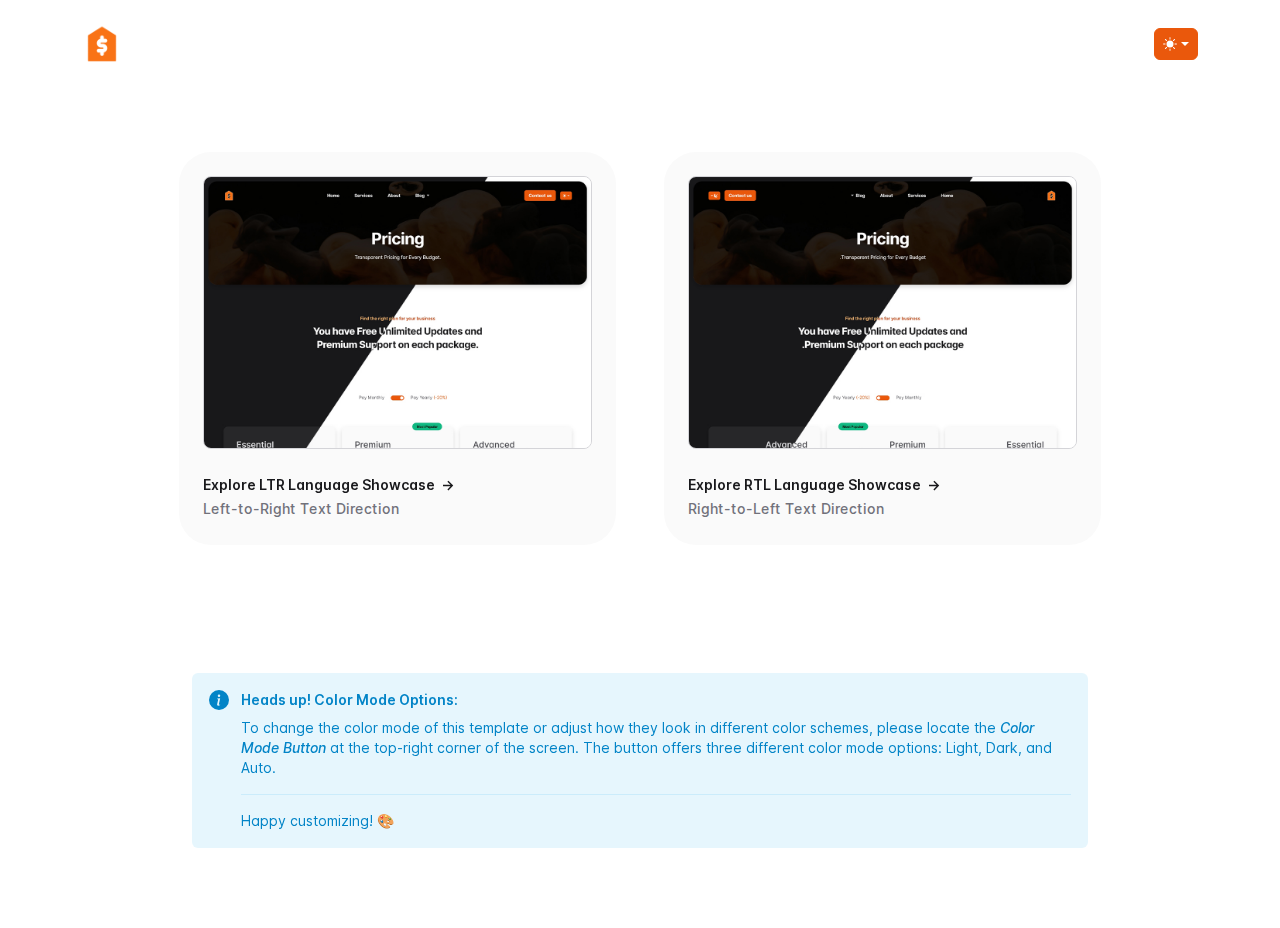
<file: index.html>
<!doctype html>
<html lang="en" dir="ltr" data-bs-theme="auto">
<head>

    <!-- Include JavaScript for color modes -->
    <script src="./assets/js/color-modes.js"></script>

    <meta charset="utf-8">
    <meta name="viewport" content="width=device-width, initial-scale=1">

    <!-- Update the 'content' attribute to reflect the actual content description -->
    <meta name="description" content="your_description_goes_here">

    <!-- Modify the 'content' attribute to include appropriate keywords -->
    <meta name="keywords" content="your_keywords_goes_here">

    <meta name="author" content="tigmatemplate">
    <meta name="generator" content="Bootstrap">

    <!-- Change the text within the <title> tag to match the webpage's content -->
    <title> your_title_goes_here </title>

    <!-- 
        Set the website's favicon and Apple touch icon using the files in the assets/logo folder. You can change these files to your own icons by replacing them with the same names and sizes.

        Be careful if you change the site.webmanifest file, as you need to update the src attribute of the icons array to match the new path of your icon files. Otherwise, your icons may not display correctly on some devices. 
    -->
	<link rel="apple-touch-icon" sizes="180x180" href="./assets/logo/apple-touch-icon.png">
	<link rel="icon" type="image/png" sizes="32x32" href="./assets/logo/favicon-32x32.png">
	<link rel="icon" type="image/png" sizes="16x16" href="./assets/logo/favicon-16x16.png">
	<link rel="icon" type="image/x-icon" href="./assets/logo/favicon.ico">
	<link rel="manifest" href="./assets/logo/site.webmanifest">

    <!-- Stylesheets -->
    <link rel="stylesheet" href="./assets/libraries/aos/aos.css">
    <link rel="stylesheet" href="./assets/css/main.min.css">
    <link rel="stylesheet" href="./assets/css/style.css">

    <!-- Open Graph Meta Tags for Social Sharing -->
    <!-- Update the 'title' and 'description' content below to enhance social sharing -->
    <meta property="og:title" content="your_title_goes_here">
    <meta property="og:description" content="your_description_goes_here">
    <!-- Update with actual absolute image URL like: https://example.com/main.jpg -->
    <meta property="og:image" content="your_absolute_image_url_goes_here">
    <!-- Update with the absolute URL of the content like: https://example.com/index.html -->
    <meta property="og:url" content="your_absolute_content_url_goes_here">
    <!-- Update with the type of object you’re sharing. (e.g., article, website, etc.) -->
    <meta property="og:type" content="website">
    <!-- Defines the content language -->
    <meta property="og:locale" content="en_US">

    
    <!-- X/Twitter Card Meta Tags for Social Sharing -->
    <meta name="twitter:card" content="summary_large_image">
    <!-- Update with your X/Twitter handle -->
    <meta name="twitter:site" content="@yourtwitterhandle"> 
    <!-- Update the 'title' and 'description' content below to enhance social sharing -->
    <meta name="twitter:title" content="your_title_goes_here"> 
    <meta name="twitter:description" content="your_description_goes_here">
    <!-- Update with actual absolute image URL like: https://example.com/main.jpg -->
    <meta name="twitter:image" content="your_absolute_image_url_goes_here"> 
    
    <!-- 
        The following line specifies the canonical URL for this page.
        Replace your_canonical_url_goes_here with the actual canonical URL if needed like: https://example.com/index.html
        Or just remove it!!!!
    -->
    <link rel="canonical" href="your_canonical_url_goes_here">

</head>
<body>


    <!-- loader-wrapper -->
    <div class="loader-wrapper">
        <div class="spinner-border text-primary p-5" role="status">
            <span class="visually-hidden">Loading...</span>
        </div>
    </div>


	<!-- header top -->
	<div class="py-4">
		<nav class="container">
			<div class="d-flex justify-content-between align-items-center">
				<a href="./index.html">
					<img src="./assets/logo/logo.png" height="40" alt="logo">
				</a>

				<div class="dropdown">
					<svg xmlns="http://www.w3.org/2000/svg" style="display: none;">
						<symbol id="check2" viewBox="0 0 16 16">
							<path d="M13.854 3.646a.5.5 0 0 1 0 .708l-7 7a.5.5 0 0 1-.708 0l-3.5-3.5a.5.5 0 1 1 .708-.708L6.5 10.293l6.646-6.647a.5.5 0 0 1 .708 0z"/>
						</symbol>
						<symbol id="circle-half" viewBox="0 0 16 16">
							<path d="M8 15A7 7 0 1 0 8 1v14zm0 1A8 8 0 1 1 8 0a8 8 0 0 1 0 16z"/>
						</symbol>
						<symbol id="moon-stars-fill" viewBox="0 0 16 16">
							<path d="M6 .278a.768.768 0 0 1 .08.858 7.208 7.208 0 0 0-.878 3.46c0 4.021 3.278 7.277 7.318 7.277.527 0 1.04-.055 1.533-.16a.787.787 0 0 1 .81.316.733.733 0 0 1-.031.893A8.349 8.349 0 0 1 8.344 16C3.734 16 0 12.286 0 7.71 0 4.266 2.114 1.312 5.124.06A.752.752 0 0 1 6 .278z"/>
							<path d="M10.794 3.148a.217.217 0 0 1 .412 0l.387 1.162c.173.518.579.924 1.097 1.097l1.162.387a.217.217 0 0 1 0 .412l-1.162.387a1.734 1.734 0 0 0-1.097 1.097l-.387 1.162a.217.217 0 0 1-.412 0l-.387-1.162A1.734 1.734 0 0 0 9.31 6.593l-1.162-.387a.217.217 0 0 1 0-.412l1.162-.387a1.734 1.734 0 0 0 1.097-1.097l.387-1.162zM13.863.099a.145.145 0 0 1 .274 0l.258.774c.115.346.386.617.732.732l.774.258a.145.145 0 0 1 0 .274l-.774.258a1.156 1.156 0 0 0-.732.732l-.258.774a.145.145 0 0 1-.274 0l-.258-.774a1.156 1.156 0 0 0-.732-.732l-.774-.258a.145.145 0 0 1 0-.274l.774-.258c.346-.115.617-.386.732-.732L13.863.1z"/>
						</symbol>
						<symbol id="sun-fill" viewBox="0 0 16 16">
							<path d="M8 12a4 4 0 1 0 0-8 4 4 0 0 0 0 8zM8 0a.5.5 0 0 1 .5.5v2a.5.5 0 0 1-1 0v-2A.5.5 0 0 1 8 0zm0 13a.5.5 0 0 1 .5.5v2a.5.5 0 0 1-1 0v-2A.5.5 0 0 1 8 13zm8-5a.5.5 0 0 1-.5.5h-2a.5.5 0 0 1 0-1h2a.5.5 0 0 1 .5.5zM3 8a.5.5 0 0 1-.5.5h-2a.5.5 0 0 1 0-1h2A.5.5 0 0 1 3 8zm10.657-5.657a.5.5 0 0 1 0 .707l-1.414 1.415a.5.5 0 1 1-.707-.708l1.414-1.414a.5.5 0 0 1 .707 0zm-9.193 9.193a.5.5 0 0 1 0 .707L3.05 13.657a.5.5 0 0 1-.707-.707l1.414-1.414a.5.5 0 0 1 .707 0zm9.193 2.121a.5.5 0 0 1-.707 0l-1.414-1.414a.5.5 0 0 1 .707-.707l1.414 1.414a.5.5 0 0 1 0 .707zM4.464 4.465a.5.5 0 0 1-.707 0L2.343 3.05a.5.5 0 1 1 .707-.707l1.414 1.414a.5.5 0 0 1 0 .708z"/>
						</symbol>
					</svg>

					<button class="btn btn-primary text-white btn-sm rounded dropdown-toggle d-flex align-items-center"
						id="bd-theme"
						type="button"
						aria-expanded="false"
						data-bs-toggle="dropdown"
						aria-label="Toggle theme (auto)">
						<svg fill="currentColor" class="bi my-1 theme-icon-active" width="1em" height="1em"><use href="#circle-half"></use></svg>
						<span class="visually-hidden" id="bd-theme-text">Toggle theme</span>
					</button>

					<ul class="dropdown-menu dropdown-menu-end dropdown-menu-hover end-0 p-1 rounded-3 bg-body-tertiary shadow"
						style="--bs-dropdown-min-width: 9rem;" 
						aria-labelledby="bd-theme-text"
						>

						<li style="color: var(--bs-tertiary-bg);">
							<svg xmlns="http://www.w3.org/2000/svg" width="20" height="20" fill="currentColor"
								class="d-inline-block position-absolute top-0 end-0 translate-middle mt-n1" 
								viewBox="0 0 16 16">
								<path class="carret-dropdown-path" d="m7.247 4.86-4.796 5.481c-.566.647-.106 1.659.753 1.659h9.592a1 1 0 0 0 .753-1.659l-4.796-5.48a1 1 0 0 0-1.506 0z"/>
							</svg>
						</li>

						<li>
							<button type="button" class="dropdown-item d-flex align-items-center rounded-1" data-bs-theme-value="light" aria-pressed="false">
								<svg fill="currentColor" class="bi me-2 theme-icon" width="1em" height="1em"><use href="#sun-fill"></use></svg>
								Light
								<svg fill="currentColor" class="bi ms-auto d-none active-check" width="1em" height="1em"><use href="#check2"></use></svg>
							</button>
						</li>

						<li>
							<button type="button" class="dropdown-item d-flex align-items-center rounded-1 my-1" data-bs-theme-value="dark" aria-pressed="false">
								<svg fill="currentColor" class="bi me-2 theme-icon" width="1em" height="1em"><use href="#moon-stars-fill"></use></svg>
								Dark
								<svg fill="currentColor" class="bi ms-auto d-none active-check" width="1em" height="1em"><use href="#check2"></use></svg>
							</button>
						</li>

						<li>
							<button type="button" class="dropdown-item d-flex align-items-center rounded-1 active" data-bs-theme-value="auto" aria-pressed="true">
								<svg fill="currentColor" class="bi me-2 theme-icon" width="1em" height="1em"><use href="#circle-half"></use></svg>
								Auto
								<svg fill="currentColor" class="bi ms-auto d-none active-check" width="1em" height="1em"><use href="#check2"></use></svg>
							</button>
						</li>
					</ul>
				</div>
			</div>
		</nav>
	</div>
	

	<!-- Demo -->
	<div class="overflow-hidden py-6">
		<div class="container">
			<div class="row gy-5 gx-sm-5 justify-content-center">
				<div class="col-12 col-lg-6 col-xl-5" data-aos="fade-up" data-aos-delay="0" data-aos-duration="1000">
					<div class="p-3 p-sm-4 bg-body-tertiary bg-body-secondary-hover rounded-4 rounded-sm-5 position-relative">
						<div>
							<img src="./assets/img/screenshots/laptop.jpg" class="img-fluid rounded-1 rounded-sm-3 border" alt="Demo LTR">
						</div>
						<h3 class="m-0 mt-4 text-sm fw-medium">
							<a href="./pricing.html" class="icon-link icon-link-hover text-decoration-none text-body-emphasis text-primary-emphasis-hover text-sm leading-6 fw-semibold stretched-link">
								Explore LTR Language Showcase
								<span class="bi align-self-start left-to-right" aria-hidden="true">→</span>
								<span class="bi align-self-start right-to-left" aria-hidden="true">←</span>
							</a>
						</h3>
						<p class="my-0 text-sm fw-medium leading-6 text-body-tertiary">
							Left-to-Right Text Direction
						</p>
					</div>
				</div>

				<div class="col-12 col-lg-6 col-xl-5" data-aos="fade-up" data-aos-delay="100" data-aos-duration="1000">
					<div class="p-3 p-sm-4 bg-body-tertiary bg-body-secondary-hover rounded-4 rounded-sm-5 position-relative">
						<div>
							<img src="./assets/img/screenshots/laptop-rtl.jpg" class="img-fluid rounded-1 rounded-sm-3 border" alt="Demo RTL">
						</div>
						<h3 class="m-0 mt-4 text-sm fw-medium">
							<a href="./pricing-rtl.html" class="icon-link icon-link-hover text-decoration-none text-body-emphasis text-primary-emphasis-hover text-sm leading-6 fw-semibold stretched-link">
								Explore RTL Language Showcase
								<span class="bi align-self-start left-to-right" aria-hidden="true">→</span>
								<span class="bi align-self-start right-to-left" aria-hidden="true">←</span>
							</a>
						</h3>
						<p class="my-0 text-sm fw-medium leading-6 text-body-tertiary">
							Right-to-Left Text Direction
						</p>
					</div>
				</div>
			</div>

			<div class="mt-7 mt-sm-8">
				<div class="max-w-4xl mx-auto" data-aos="fade-up" data-aos-delay="300" data-aos-duration="1000">
					<div class="alert bg-info bg-opacity-10 d-flex p-3" role="alert">
						<svg class="bi flex-shrink-0 me-2 text-info-emphasis" fill="currentColor" width="20" height="20" role="img" viewBox="0 0 16 16" aria-label="Info:">
							<path d="M8 16A8 8 0 1 0 8 0a8 8 0 0 0 0 16zm.93-9.412-1 4.705c-.07.34.029.533.304.533.194 0 .487-.07.686-.246l-.088.416c-.287.346-.92.598-1.465.598-.703 0-1.002-.422-.808-1.319l.738-3.468c.064-.293.006-.399-.287-.47l-.451-.081.082-.381 2.29-.287zM8 5.5a1 1 0 1 1 0-2 1 1 0 0 1 0 2z"/>
						</svg>
						<div class="ps-1">
							<h3 class="m-0 fw-semibold text-sm text-info-emphasis">
								Heads up! Color Mode Options:
							</h3>
							<div class="mt-2 text-sm">
								<p class="m-0 text-info-emphasis">
									To change the color mode of this template or adjust how they look in different color schemes, please locate the <span class="fst-italic fw-medium">Color Mode Button</span> at the top-right corner of the screen. The button offers three different color mode options: Light, Dark, and Auto.	
								</p>
								<hr class="border-info border-opacity-50">
								<p class="m-0 text-info-emphasis">
									Happy customizing! 🎨
								</p>
							</div>
						</div>
					</div>
				</div>
			</div>
		</div>
	</div>


	<!-- Bootstrap JavaScript: Bundle with Popper -->
	<script src="./assets/libraries/bootstrap/js/bootstrap.bundle.min.js"></script>
	<script src="./assets/libraries/aos/aos.js"></script>
	<script src="./assets/js/scripts.js"></script>


</body>
</html>
</file>
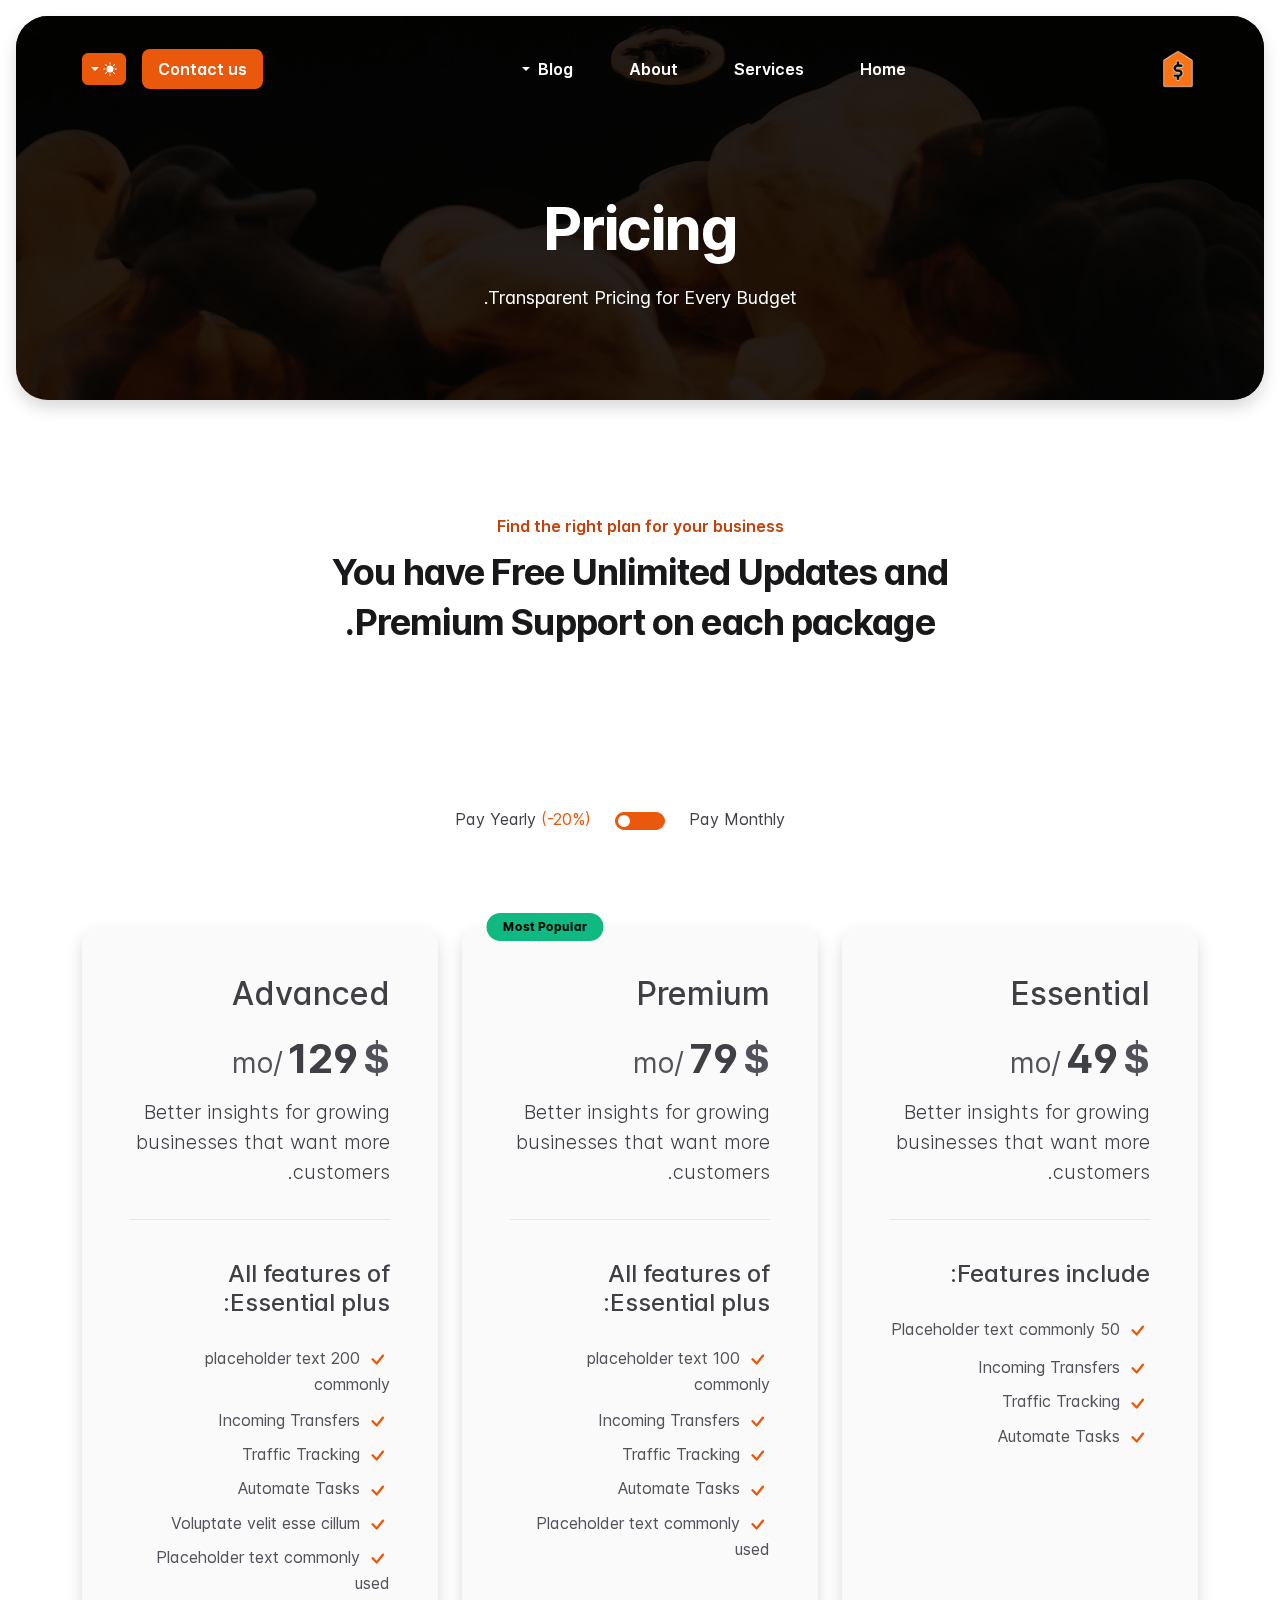
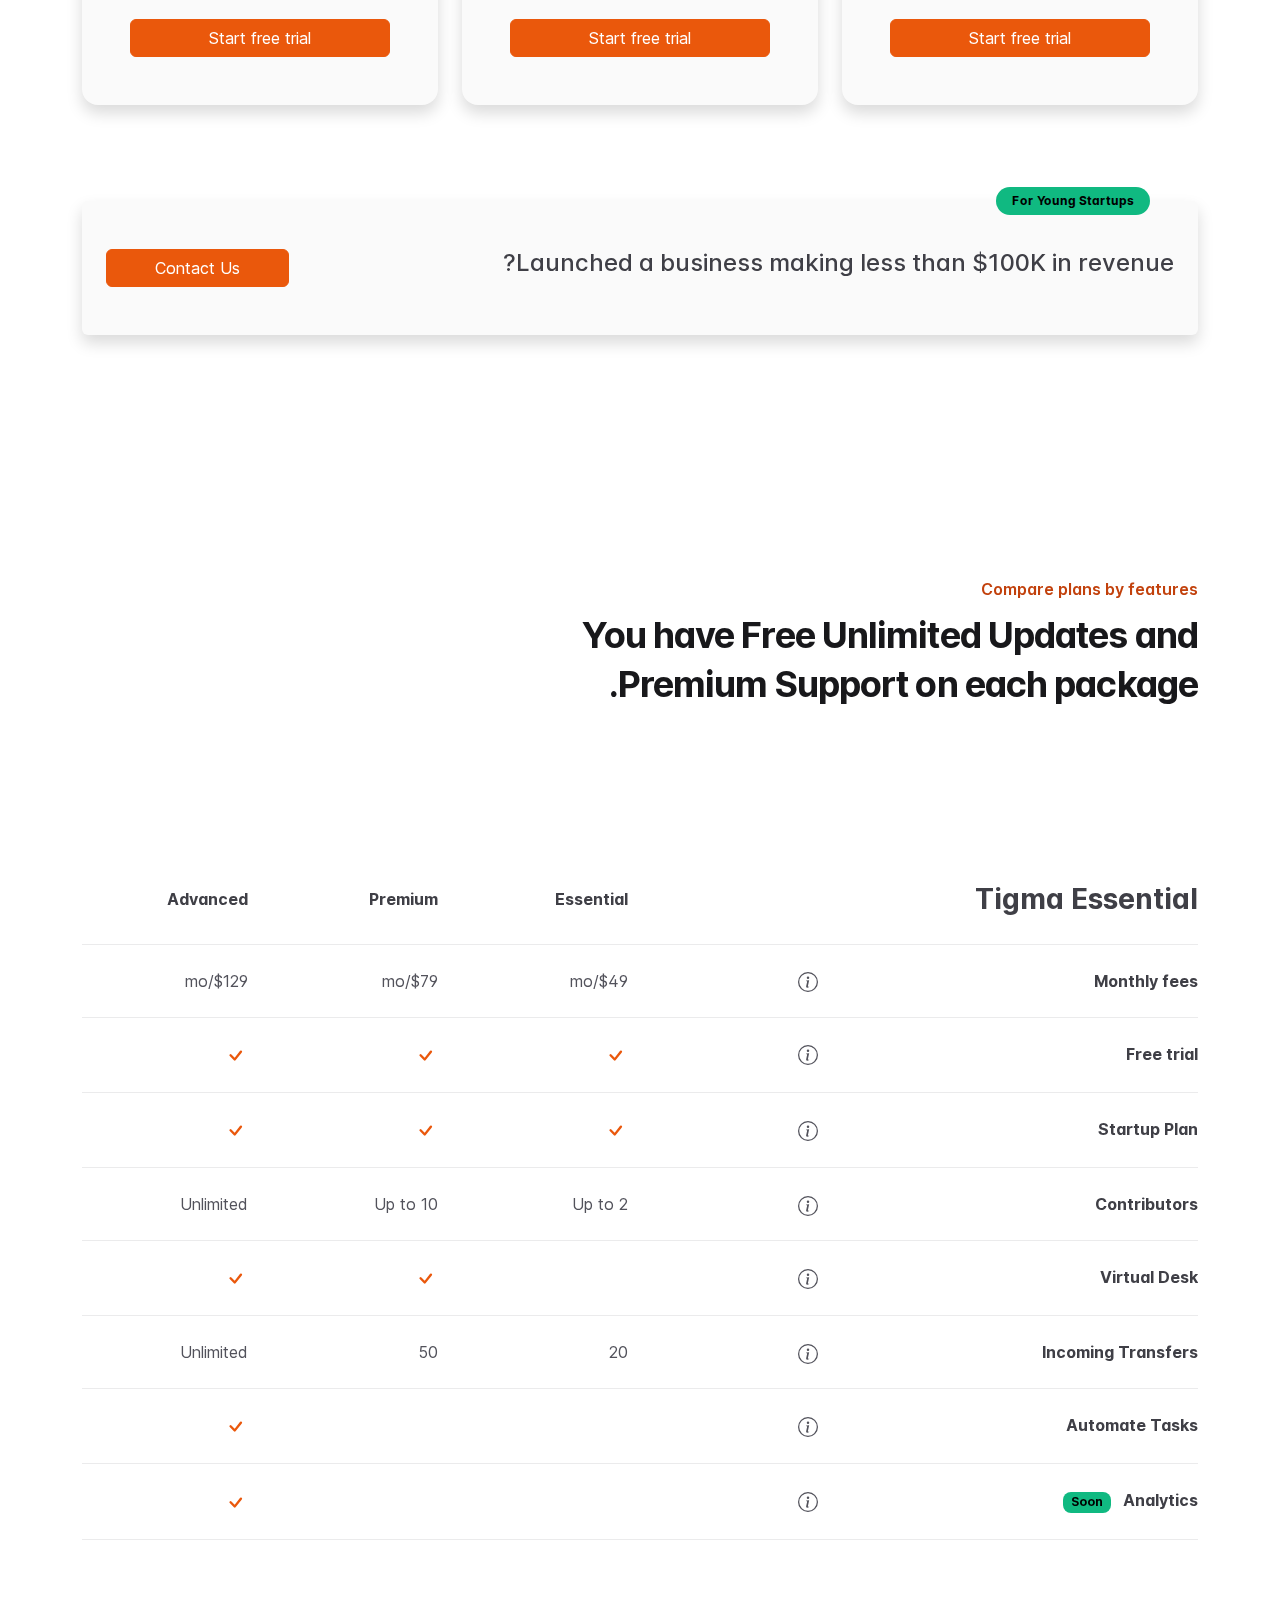
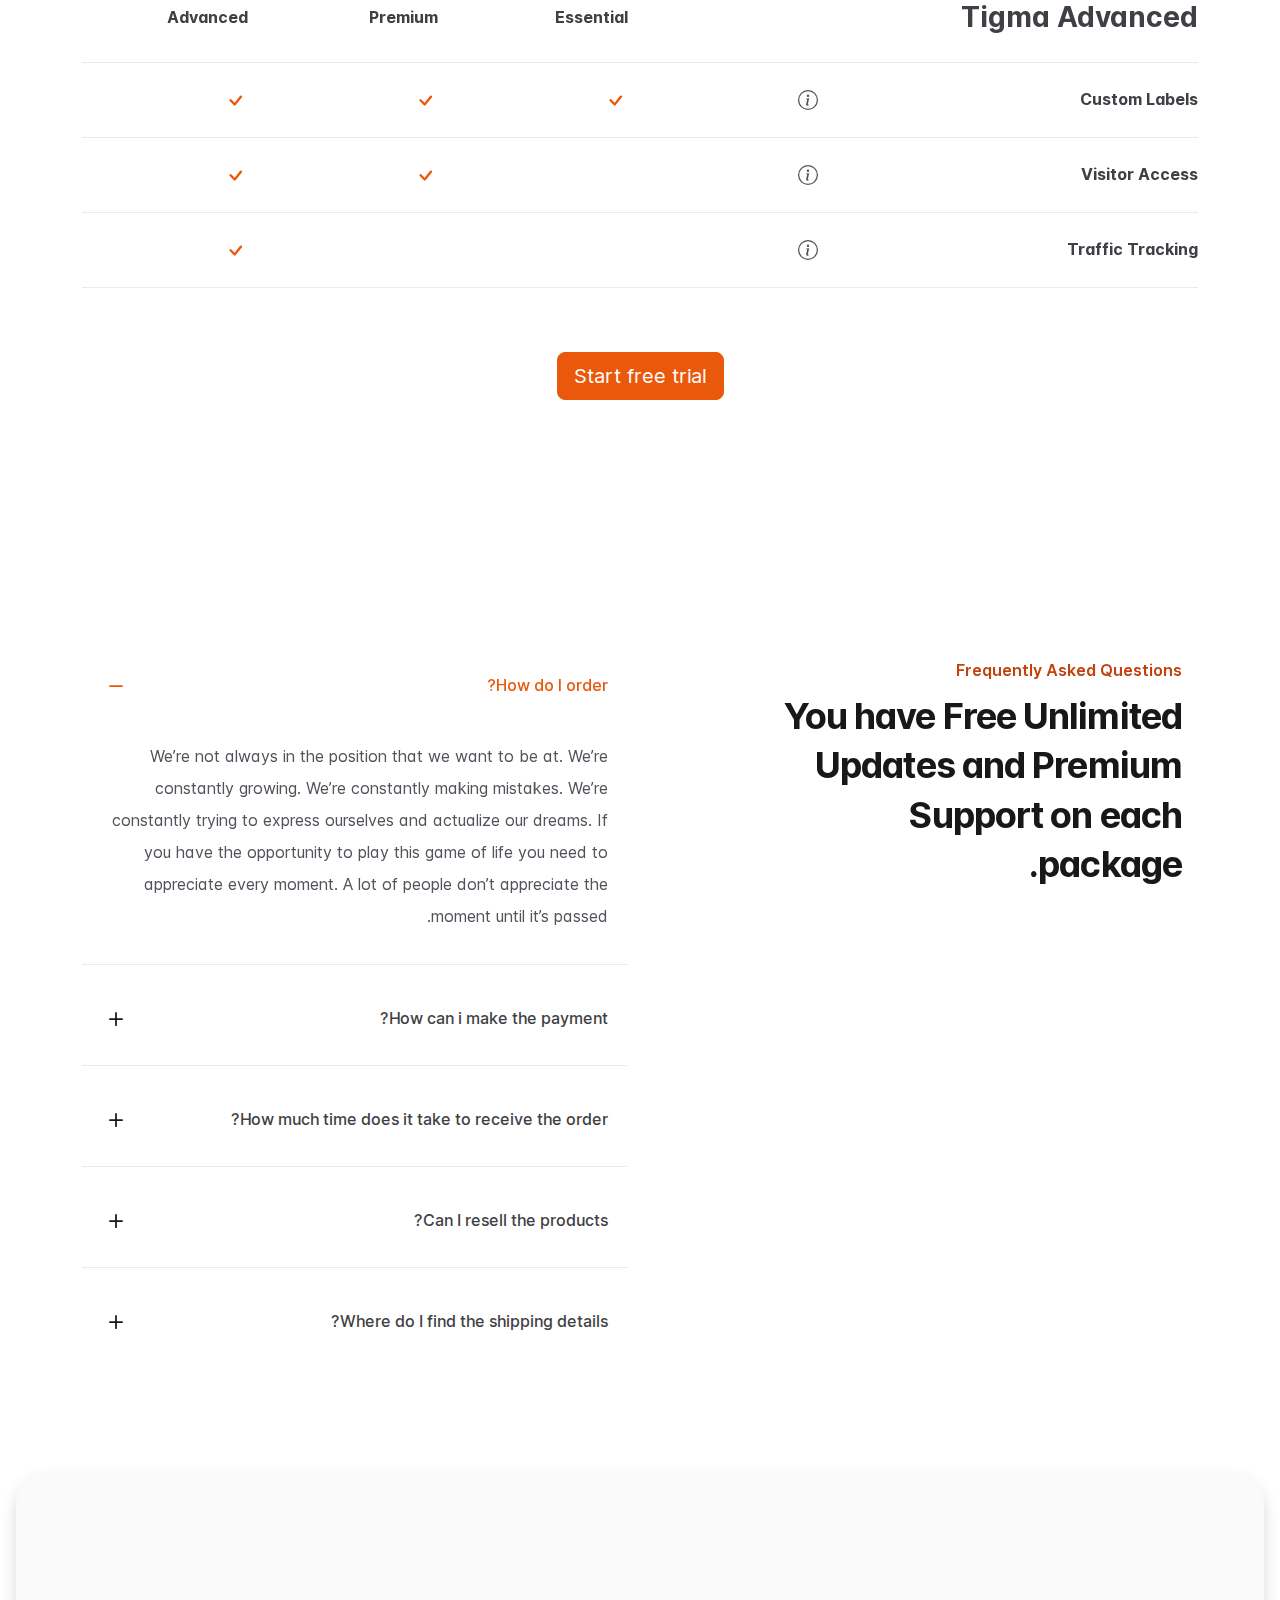
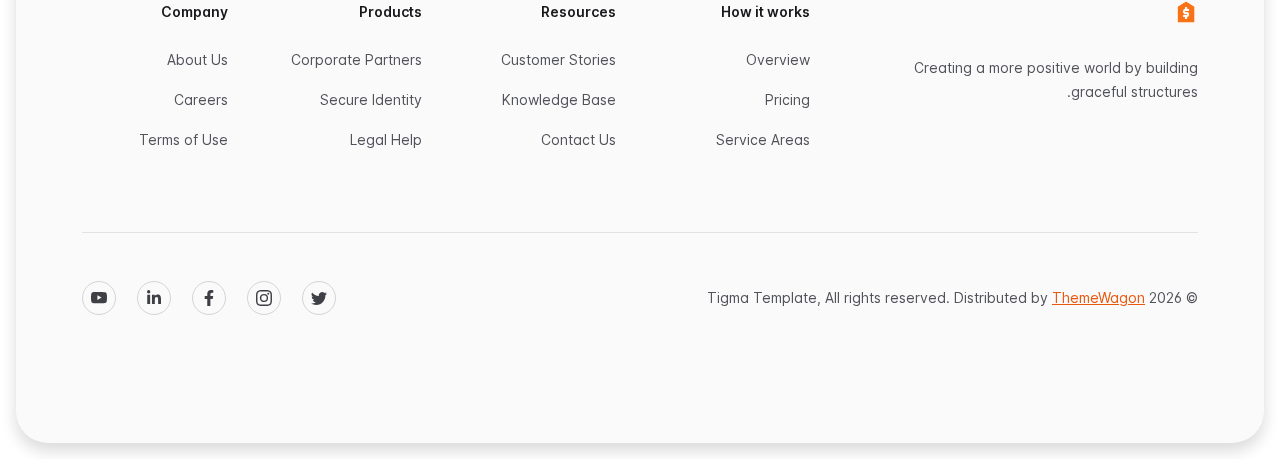
<file: pricing-rtl.html>
<!doctype html>
<html lang="en" dir="rtl" data-bs-theme="auto">
<head>

    <!-- Include JavaScript for color modes -->
    <script src="./assets/js/color-modes.js"></script>

    <meta charset="utf-8">
    <meta name="viewport" content="width=device-width, initial-scale=1">

    <!-- Update the 'content' attribute to reflect the actual content description -->
    <meta name="description" content="your_description_goes_here">

    <!-- Modify the 'content' attribute to include appropriate keywords -->
    <meta name="keywords" content="your_keywords_goes_here">

    <meta name="author" content="tigmatemplate">
    <meta name="generator" content="Bootstrap">

    <!-- Change the text within the <title> tag to match the webpage's content -->
    <title> your_title_goes_here </title>

    <!-- 
        Set the website's favicon and Apple touch icon using the files in the assets/logo folder. You can change these files to your own icons by replacing them with the same names and sizes.

        Be careful if you change the site.webmanifest file, as you need to update the src attribute of the icons array to match the new path of your icon files. Otherwise, your icons may not display correctly on some devices. 
    -->
	<link rel="apple-touch-icon" sizes="180x180" href="./assets/logo/apple-touch-icon.png">
	<link rel="icon" type="image/png" sizes="32x32" href="./assets/logo/favicon-32x32.png">
	<link rel="icon" type="image/png" sizes="16x16" href="./assets/logo/favicon-16x16.png">
	<link rel="icon" type="image/x-icon" href="./assets/logo/favicon.ico">
	<link rel="manifest" href="./assets/logo/site.webmanifest">

    <!-- Stylesheets -->
    <link rel="stylesheet" href="./assets/libraries/aos/aos.css">
    <link rel="stylesheet" href="./assets/css/main.min.rtl.css">
    <link rel="stylesheet" href="./assets/css/style.css">

    <!-- Open Graph Meta Tags for Social Sharing -->
    <!-- Update the 'title' and 'description' content below to enhance social sharing -->
    <meta property="og:title" content="your_title_goes_here">
    <meta property="og:description" content="your_description_goes_here">
    <!-- Update with actual absolute image URL like: https://example.com/main.jpg -->
    <meta property="og:image" content="your_absolute_image_url_goes_here">
    <!-- Update with the absolute URL of the content like: https://example.com/index.html -->
    <meta property="og:url" content="your_absolute_content_url_goes_here">
    <!-- Update with the type of object you’re sharing. (e.g., article, website, etc.) -->
    <meta property="og:type" content="website">
    <!-- Defines the content language -->
    <meta property="og:locale" content="en_US">

    
    <!-- X/Twitter Card Meta Tags for Social Sharing -->
    <meta name="twitter:card" content="summary_large_image">
    <!-- Update with your X/Twitter handle -->
    <meta name="twitter:site" content="@yourtwitterhandle"> 
    <!-- Update the 'title' and 'description' content below to enhance social sharing -->
    <meta name="twitter:title" content="your_title_goes_here"> 
    <meta name="twitter:description" content="your_description_goes_here">
    <!-- Update with actual absolute image URL like: https://example.com/main.jpg -->
    <meta name="twitter:image" content="your_absolute_image_url_goes_here"> 
    
    <!-- 
        The following line specifies the canonical URL for this page.
        Replace your_canonical_url_goes_here with the actual canonical URL if needed like: https://example.com/index.html
        Or just remove it!!!!
    -->
    <link rel="canonical" href="your_canonical_url_goes_here">

</head>
<body>
	

    <!-- loader-wrapper -->
    <div class="loader-wrapper">
        <div class="spinner-grow text-primary p-5" role="status">
            <span class="visually-hidden">Loading...</span>
        </div>
    </div>



	<!-- header top -->
 	<header class="position-absolute z-3 mt-3 w-100" data-bs-theme="dark">
	    <nav class="navbar navbar-expand-xl" aria-label="Offcanvas navbar large">
	        <div class="container py-1">
	            <a href="./index.html" class="navbar-brand">
	                <img src="./assets/logo/logo.png" height="40" alt="logo">
	            </a>

	            <div class="dropdown ms-3 order-last">
	                <svg xmlns="http://www.w3.org/2000/svg" class="d-none">
	                    <symbol id="check2" viewBox="0 0 16 16">
	                        <path d="M13.854 3.646a.5.5 0 0 1 0 .708l-7 7a.5.5 0 0 1-.708 0l-3.5-3.5a.5.5 0 1 1 .708-.708L6.5 10.293l6.646-6.647a.5.5 0 0 1 .708 0z"/>
	                    </symbol>
	                    <symbol id="circle-half" viewBox="0 0 16 16">
	                        <path d="M8 15A7 7 0 1 0 8 1v14zm0 1A8 8 0 1 1 8 0a8 8 0 0 1 0 16z"/>
	                    </symbol>
	                    <symbol id="moon-stars-fill" viewBox="0 0 16 16">
	                        <path d="M6 .278a.768.768 0 0 1 .08.858 7.208 7.208 0 0 0-.878 3.46c0 4.021 3.278 7.277 7.318 7.277.527 0 1.04-.055 1.533-.16a.787.787 0 0 1 .81.316.733.733 0 0 1-.031.893A8.349 8.349 0 0 1 8.344 16C3.734 16 0 12.286 0 7.71 0 4.266 2.114 1.312 5.124.06A.752.752 0 0 1 6 .278z"/>
	                        <path d="M10.794 3.148a.217.217 0 0 1 .412 0l.387 1.162c.173.518.579.924 1.097 1.097l1.162.387a.217.217 0 0 1 0 .412l-1.162.387a1.734 1.734 0 0 0-1.097 1.097l-.387 1.162a.217.217 0 0 1-.412 0l-.387-1.162A1.734 1.734 0 0 0 9.31 6.593l-1.162-.387a.217.217 0 0 1 0-.412l1.162-.387a1.734 1.734 0 0 0 1.097-1.097l.387-1.162zM13.863.099a.145.145 0 0 1 .274 0l.258.774c.115.346.386.617.732.732l.774.258a.145.145 0 0 1 0 .274l-.774.258a1.156 1.156 0 0 0-.732.732l-.258.774a.145.145 0 0 1-.274 0l-.258-.774a1.156 1.156 0 0 0-.732-.732l-.774-.258a.145.145 0 0 1 0-.274l.774-.258c.346-.115.617-.386.732-.732L13.863.1z"/>
	                    </symbol>
	                    <symbol id="sun-fill" viewBox="0 0 16 16">
	                        <path d="M8 12a4 4 0 1 0 0-8 4 4 0 0 0 0 8zM8 0a.5.5 0 0 1 .5.5v2a.5.5 0 0 1-1 0v-2A.5.5 0 0 1 8 0zm0 13a.5.5 0 0 1 .5.5v2a.5.5 0 0 1-1 0v-2A.5.5 0 0 1 8 13zm8-5a.5.5 0 0 1-.5.5h-2a.5.5 0 0 1 0-1h2a.5.5 0 0 1 .5.5zM3 8a.5.5 0 0 1-.5.5h-2a.5.5 0 0 1 0-1h2A.5.5 0 0 1 3 8zm10.657-5.657a.5.5 0 0 1 0 .707l-1.414 1.415a.5.5 0 1 1-.707-.708l1.414-1.414a.5.5 0 0 1 .707 0zm-9.193 9.193a.5.5 0 0 1 0 .707L3.05 13.657a.5.5 0 0 1-.707-.707l1.414-1.414a.5.5 0 0 1 .707 0zm9.193 2.121a.5.5 0 0 1-.707 0l-1.414-1.414a.5.5 0 0 1 .707-.707l1.414 1.414a.5.5 0 0 1 0 .707zM4.464 4.465a.5.5 0 0 1-.707 0L2.343 3.05a.5.5 0 1 1 .707-.707l1.414 1.414a.5.5 0 0 1 0 .708z"/>
	                    </symbol>
	                </svg>

	                <button class="btn btn-primary text-white btn-sm rounded dropdown-toggle d-flex align-items-center"
	                    id="bd-theme" type="button" aria-expanded="false" data-bs-toggle="dropdown"
	                    aria-label="Toggle theme (auto)">
	                    <svg fill="currentColor" class="bi my-1 theme-icon-active" width="1em" height="1em"><use href="#circle-half"></use></svg>
	                    <span class="visually-hidden" id="bd-theme-text">Toggle theme</span>
	                </button>

	                <ul class="p-1 dropdown-menu dropdown-menu-end dropdown-menu-hover end-0 rounded-3 shadow bg-body-tertiary"
	                    style="--bs-dropdown-min-width: 9rem;" aria-labelledby="bd-theme-text">

	                    <li style="color: var(--bs-tertiary-bg);">
	                        <svg xmlns="http://www.w3.org/2000/svg" width="20" height="20" fill="currentColor"
	                            class="mt-n1 d-inline-block position-absolute top-0 end-0 translate-middle" viewBox="0 0 16 16">
	                            <path class="carret-dropdown-path" d="m7.247 4.86-4.796 5.481c-.566.647-.106 1.659.753 1.659h9.592a1 1 0 0 0 .753-1.659l-4.796-5.48a1 1 0 0 0-1.506 0z"/>
	                        </svg>
	                    </li>

	                    <li>
	                        <button type="button" class="dropdown-item d-flex align-items-center rounded-1" data-bs-theme-value="light" aria-pressed="false">
	                            <svg fill="currentColor" class="bi me-2 theme-icon" width="1em" height="1em"><use href="#sun-fill"></use></svg>
	                            Light
	                            <svg fill="currentColor" class="bi ms-auto d-none active-check" width="1em" height="1em"><use href="#check2"></use></svg>
	                        </button>
	                    </li>

	                    <li>
	                        <button type="button" class="my-1 dropdown-item d-flex align-items-center rounded-1" data-bs-theme-value="dark" aria-pressed="false">
	                            <svg fill="currentColor" class="bi me-2 theme-icon" width="1em" height="1em"><use href="#moon-stars-fill"></use></svg>
	                            Dark
	                            <svg fill="currentColor" class="bi ms-auto d-none active-check" width="1em" height="1em"><use href="#check2"></use></svg>
	                        </button>
	                    </li>

	                    <li>
	                        <button type="button" class="dropdown-item d-flex align-items-center rounded-1 active" data-bs-theme-value="auto" aria-pressed="true">
	                            <svg fill="currentColor" class="bi me-2 theme-icon" width="1em" height="1em"><use href="#circle-half"></use></svg>
	                            Auto
	                            <svg fill="currentColor" class="bi ms-auto d-none active-check" width="1em" height="1em"><use href="#check2"></use></svg>
	                        </button>
	                    </li>
	                </ul>
	            </div>

	            <button class="navbar-toggler ms-auto" type="button" data-bs-toggle="offcanvas" data-bs-target="#offcanvasNavbar2" aria-controls="offcanvasNavbar2" aria-label="Toggle navigation">
	                <span class="navbar-toggler-icon"></span>
	            </button>

	            <div class="offcanvas offcanvas-end border-0 rounded-start-0 rounded-start-sm-4" tabindex="-1" id="offcanvasNavbar2" aria-labelledby="offcanvasNavbar2Label">
	                <div class="offcanvas-header" style="padding: 2rem 2rem 1.5rem 2rem;">
	                    <h5 class="offcanvas-title m-0" id="offcanvasNavbar2Label">
	                        <a class="navbar-brand" href="javascript:;">
	                            <img src="./assets/logo/logo.png" height="32" alt="logo">
	                        </a>
	                    </h5>
	                    <button type="button" class="btn-close" data-bs-dismiss="offcanvas" aria-label="Close"></button>
	                </div>

	                <div class="offcanvas-body">
	                    <ul class="navbar-nav align-items-xl-center flex-grow-1 column-gap-4 row-gap-4 row-gap-xl-2">
	                        <li class="nav-item ms-xl-auto">
	                            <a href="javascript:;" class="px-3 text-white bg-primary-hover nav-link rounded-3 text-base leading-6 fw-semibold" aria-current="page">
	                                Home
	                            </a>
	                        </li>

	                        <li class="nav-item">
	                            <a href="javascript:;" class="px-3 text-white bg-primary-hover nav-link rounded-3 text-base leading-6 fw-semibold">
	                                Services
	                            </a>
	                        </li>

	                        <li class="nav-item">
	                            <a href="javascript:;" class="px-3 text-white bg-primary-hover nav-link rounded-3 text-base leading-6 fw-semibold">
	                                About
	                            </a>
	                        </li>

	                        <li class="nav-item">
					            <div class="dropdown">
								    <button class="btn w-100 text-start dropdown-toggle px-3 text-white bg-primary-hover nav-link rounded-3 text-base leading-6 fw-semibold" type="button" data-bs-toggle="dropdown" aria-expanded="false">
								        Blog
								    </button>
								    <ul class="dropdown-menu dropdown-menu-end dropdown-menu-hover end-0 text-sm shadow bg-white" style="--bs-dropdown-min-width: 9rem;">
								    	<li class="d-none d-xl-block" style="color: var(--bs-white);">
					                        <svg xmlns="http://www.w3.org/2000/svg" width="20" height="20" fill="currentColor"
					                            class="mt-n1 d-inline-block position-absolute top-0 end-0 translate-middle" viewBox="0 0 16 16">
					                            <path class="carret-dropdown-path" d="m7.247 4.86-4.796 5.481c-.566.647-.106 1.659.753 1.659h9.592a1 1 0 0 0 .753-1.659l-4.796-5.48a1 1 0 0 0-1.506 0z"/>
					                        </svg>
					                    </li>
								        <li>
								        	<a class="dropdown-item text-dark bg-primary-hover text-white-hover py-2 text-base leading-6 fw-semibold" href="javascript:;"> 
								        		Blog page 
								        	</a>
								        </li>
								        <li>
								        	<a class="dropdown-item text-dark bg-primary-hover text-white-hover py-2 text-base leading-6 fw-semibold" href="javascript:;"> 
								        		Blog post 
								        	</a>
								        </li>
								        <li>
								        	<a class="dropdown-item text-dark bg-primary-hover text-white-hover py-2 text-base leading-6 fw-semibold" href="javascript:;"> 	Author page 
								        	</a>
								        </li>
								    </ul>
								</div>
	                        </li>

	                        <li class="nav-item ms-xl-auto">
	                            <a href="javascript:;" class="px-3 text-white bg-primary nav-link rounded-3 text-base leading-6 fw-semibold text-center">
	                                Contact us
	                            </a>
	                        </li>
	                    </ul>
	                </div>
	            </div>
	        </div>
	    </nav>
	</header>



	<!-- header body -->
	<div class="overflow-hidden py-9 py-xl-10 position-relative rounded-bottom-3 rounded-sm-4 rounded-xl-5 m-0 m-sm-2 m-xl-3 shadow">
	   	<img src="./assets/img/bg/bg1.jpg" class="position-absolute z-n1 top-0 h-100 w-100 object-fit-cover" alt="Meeting">

	   	<div class="position-absolute z-n1 top-0 h-100 w-100 bg-dark"
	        style="opacity: 0.85; mix-blend-mode: multiply; filter: contrast(1.15) brightness(0.85);">
	    </div>

	    <div class="position-absolute z-0 top-0 h-100 w-100">
		    <div class="container h-100 d-flex align-items-center">
                <div class="max-w-2xl mx-auto text-center">
                    <h1 class="m-0 mt-7 text-white tracking-tight text-6xl fw-bold" data-aos-delay="0" data-aos="fade" data-aos-duration="3000">
                        Pricing
                    </h1>
                    <p class="m-0 mt-4 text-white text-lg leading-8" data-aos-delay="100" data-aos="fade" data-aos-duration="3000">
                        Transparent Pricing for Every Budget.
                    </p>
                </div>
		    </div>
	    </div>
	</div>



	<div class="overflow-hidden">
		<div class="container">
			<div class="max-w-2xl mx-auto text-center pt-7 pb-9">
				<h2 class="m-0 text-primary-emphasis text-base leading-7 fw-semibold">
					Find the right plan for your business
				</h2>
				<div class="m-0 mt-2 text-body-emphasis text-4xl leading-snug tracking-tight fw-bold">
					You have Free Unlimited Updates and Premium Support on each package.
				</div>
			</div>
		</div>

		<div>
			<div class="form-check form-switch d-flex justify-content-center align-items-center">
				<label class="me-5 me-sm-6 cursor-pointer" for="checkboxPrice">Pay Monthly</label>
				<input class="form-check-input cursor-pointer me-3 me-sm-4 px-4 py-2" type="checkbox" role="switch" id="checkboxPrice" checked>
				<label class="form-check-label cursor-pointer" for="checkboxPrice">Pay Yearly <span class="text-primary">(-<span class="reduction">20</span>%)</span></label>
			</div>
		</div>

		<div class="container my-5">
			<div class="row align-items-center align-items-xl-stretch flex-column flex-xl-row">
				<div class="col-12 col-sm-10 col-md-7 col-lg-6 col-xl-4 mt-5">
					<div class="p-5 h-100 d-flex flex-column bg-body-tertiary shadow rounded-4">
						<h2>Essential</h2>
						<div class="my-2">
							<span class="fs-1 text-body-secondary fw-bold">$</span>
							<span class="fs-1 text-dak fw-bolder essential">49</span>
							<span class="fs-3 text-body-secondary">/mo</span>
						</div>
						<p class="lead">
							Better insights for growing businesses that want more customers.
						</p>
						<hr class="opacity-10">
						<h4 class="my-4">Features include:</h4>
						<div class="my-1 text-body-secondary">
							<span class="text-primary">
								<svg xmlns="http://www.w3.org/2000/svg" width="25" height="25" fill="currentColor" class="bi bi-check" viewBox="0 0 16 16">
									<path d="M10.97 4.97a.75.75 0 0 1 1.07 1.05l-3.99 4.99a.75.75 0 0 1-1.08.02L4.324 8.384a.75.75 0 1 1 1.06-1.06l2.094 2.093 3.473-4.425a.267.267 0 0 1 .02-.022z"/>
								</svg>
							</span>
							<span>
								50 Placeholder text commonly
							</span>
						</div>
						<div class="mt-2 text-body-secondary">
							<span class="text-primary">
								<svg xmlns="http://www.w3.org/2000/svg" width="25" height="25" fill="currentColor" class="bi bi-check" viewBox="0 0 16 16">
									<path d="M10.97 4.97a.75.75 0 0 1 1.07 1.05l-3.99 4.99a.75.75 0 0 1-1.08.02L4.324 8.384a.75.75 0 1 1 1.06-1.06l2.094 2.093 3.473-4.425a.267.267 0 0 1 .02-.022z"/>
								</svg>
							</span>
							<span>
								Incoming Transfers
							</span>
						</div>
						<div class="mt-2 text-body-secondary">
							<span class="text-primary">
								<svg xmlns="http://www.w3.org/2000/svg" width="25" height="25" fill="currentColor" class="bi bi-check" viewBox="0 0 16 16">
									<path d="M10.97 4.97a.75.75 0 0 1 1.07 1.05l-3.99 4.99a.75.75 0 0 1-1.08.02L4.324 8.384a.75.75 0 1 1 1.06-1.06l2.094 2.093 3.473-4.425a.267.267 0 0 1 .02-.022z"/>
								</svg>
							</span>
							<span>
								Traffic Tracking
							</span>
						</div>
						<div class="mt-2 text-body-secondary">
							<span class="text-primary">
								<svg xmlns="http://www.w3.org/2000/svg" width="25" height="25" fill="currentColor" class="bi bi-check" viewBox="0 0 16 16">
									<path d="M10.97 4.97a.75.75 0 0 1 1.07 1.05l-3.99 4.99a.75.75 0 0 1-1.08.02L4.324 8.384a.75.75 0 1 1 1.06-1.06l2.094 2.093 3.473-4.425a.267.267 0 0 1 .02-.022z"/>
								</svg>
							</span>
							<span>
								Automate Tasks
							</span>
						</div>
						<div class="mt-auto">
							<button class="btn btn-primary text-white mt-4 w-100">
								Start free trial
							</button>
						</div>
					</div>
				</div>

				<div class="col-12 col-sm-10 col-md-7 col-lg-6 col-xl-4 mt-5 position-relative">
					<div class="p-5 h-100 d-flex flex-column bg-body-tertiary shadow rounded-4">
						<span class="badge position-absolute translate-middle top-0 start-75 text-bg-success px-3 py-2 rounded-4">Most Popular</span>
						<h2>Premium</h2>
						<div class="my-2">
							<span class="fs-1 text-body-secondary fw-bold">$</span>
							<span class="fs-1 text-dak fw-bolder premium">79</span>
							<span class="fs-3 text-body-secondary">/mo</span>
						</div>
						<p class="lead">
							Better insights for growing businesses that want more customers.
						</p>
						<hr class="opacity-10">
						<h4 class="my-4">All features of Essential plus:</h4>
						<div class="my-1 text-body-secondary">
							<span class="text-primary">
								<svg xmlns="http://www.w3.org/2000/svg" width="25" height="25" fill="currentColor" class="bi bi-check" viewBox="0 0 16 16">
									<path d="M10.97 4.97a.75.75 0 0 1 1.07 1.05l-3.99 4.99a.75.75 0 0 1-1.08.02L4.324 8.384a.75.75 0 1 1 1.06-1.06l2.094 2.093 3.473-4.425a.267.267 0 0 1 .02-.022z"/>
								</svg>
							</span>
							<span>
								100 placeholder text commonly
							</span>
						</div>
						<div class="mt-2 text-body-secondary">
							<span class="text-primary">
								<svg xmlns="http://www.w3.org/2000/svg" width="25" height="25" fill="currentColor" class="bi bi-check" viewBox="0 0 16 16">
									<path d="M10.97 4.97a.75.75 0 0 1 1.07 1.05l-3.99 4.99a.75.75 0 0 1-1.08.02L4.324 8.384a.75.75 0 1 1 1.06-1.06l2.094 2.093 3.473-4.425a.267.267 0 0 1 .02-.022z"/>
								</svg>
							</span>
							<span>
								Incoming Transfers
							</span>
						</div>
						<div class="mt-2 text-body-secondary">
							<span class="text-primary">
								<svg xmlns="http://www.w3.org/2000/svg" width="25" height="25" fill="currentColor" class="bi bi-check" viewBox="0 0 16 16">
									<path d="M10.97 4.97a.75.75 0 0 1 1.07 1.05l-3.99 4.99a.75.75 0 0 1-1.08.02L4.324 8.384a.75.75 0 1 1 1.06-1.06l2.094 2.093 3.473-4.425a.267.267 0 0 1 .02-.022z"/>
								</svg>
							</span>
							<span>
								Traffic Tracking
							</span>
						</div>
						<div class="mt-2 text-body-secondary">
							<span class="text-primary">
								<svg xmlns="http://www.w3.org/2000/svg" width="25" height="25" fill="currentColor" class="bi bi-check" viewBox="0 0 16 16">
									<path d="M10.97 4.97a.75.75 0 0 1 1.07 1.05l-3.99 4.99a.75.75 0 0 1-1.08.02L4.324 8.384a.75.75 0 1 1 1.06-1.06l2.094 2.093 3.473-4.425a.267.267 0 0 1 .02-.022z"/>
								</svg>
							</span>
							<span>
								Automate Tasks
							</span>
						</div>
						<div class="mt-2 text-body-secondary">
							<span class="text-primary">
								<svg xmlns="http://www.w3.org/2000/svg" width="25" height="25" fill="currentColor" class="bi bi-check" viewBox="0 0 16 16">
									<path d="M10.97 4.97a.75.75 0 0 1 1.07 1.05l-3.99 4.99a.75.75 0 0 1-1.08.02L4.324 8.384a.75.75 0 1 1 1.06-1.06l2.094 2.093 3.473-4.425a.267.267 0 0 1 .02-.022z"/>
								</svg>
							</span>
							<span>
								Placeholder text commonly used
							</span>
						</div>
						<div class="mt-auto">
							<button class="btn btn-primary text-white mt-4 w-100">
								Start free trial
							</button>
						</div>
					</div>
				</div>

				<div class="col-12 col-sm-10 col-md-7 col-lg-6 col-xl-4 mt-5">
					<div class="p-5 h-100 d-flex flex-column bg-body-tertiary shadow rounded-4">
						<h2>Advanced</h2>
						<div class="my-2">
							<span class="fs-1 text-body-secondary fw-bold">$</span>
							<span class="fs-1 text-dak fw-bolder advanced">129</span>
							<span class="fs-3 text-body-secondary">/mo</span>
						</div>
						<p class="lead">
							Better insights for growing businesses that want more customers.
						</p>
						<hr class="opacity-10">
						<h4 class="my-4">All features of Essential plus:</h4>
						<div class="my-1 text-body-secondary">
							<span class="text-primary">
								<svg xmlns="http://www.w3.org/2000/svg" width="25" height="25" fill="currentColor" class="bi bi-check" viewBox="0 0 16 16">
									<path d="M10.97 4.97a.75.75 0 0 1 1.07 1.05l-3.99 4.99a.75.75 0 0 1-1.08.02L4.324 8.384a.75.75 0 1 1 1.06-1.06l2.094 2.093 3.473-4.425a.267.267 0 0 1 .02-.022z"/>
								</svg>
							</span>
							<span>
								200 placeholder text commonly
							</span>
						</div>
						<div class="mt-2 text-body-secondary">
							<span class="text-primary">
								<svg xmlns="http://www.w3.org/2000/svg" width="25" height="25" fill="currentColor" class="bi bi-check" viewBox="0 0 16 16">
									<path d="M10.97 4.97a.75.75 0 0 1 1.07 1.05l-3.99 4.99a.75.75 0 0 1-1.08.02L4.324 8.384a.75.75 0 1 1 1.06-1.06l2.094 2.093 3.473-4.425a.267.267 0 0 1 .02-.022z"/>
								</svg>
							</span>
							<span>
								Incoming Transfers
							</span>
						</div>
						<div class="mt-2 text-body-secondary">
							<span class="text-primary">
								<svg xmlns="http://www.w3.org/2000/svg" width="25" height="25" fill="currentColor" class="bi bi-check" viewBox="0 0 16 16">
									<path d="M10.97 4.97a.75.75 0 0 1 1.07 1.05l-3.99 4.99a.75.75 0 0 1-1.08.02L4.324 8.384a.75.75 0 1 1 1.06-1.06l2.094 2.093 3.473-4.425a.267.267 0 0 1 .02-.022z"/>
								</svg>
							</span>
							<span>
								Traffic Tracking
							</span>
						</div>
						<div class="mt-2 text-body-secondary">
							<span class="text-primary">
								<svg xmlns="http://www.w3.org/2000/svg" width="25" height="25" fill="currentColor" class="bi bi-check" viewBox="0 0 16 16">
									<path d="M10.97 4.97a.75.75 0 0 1 1.07 1.05l-3.99 4.99a.75.75 0 0 1-1.08.02L4.324 8.384a.75.75 0 1 1 1.06-1.06l2.094 2.093 3.473-4.425a.267.267 0 0 1 .02-.022z"/>
								</svg>
							</span>
							<span>
								Automate Tasks
							</span>
						</div>
						<div class="mt-2 text-body-secondary">
							<span class="text-primary">
								<svg xmlns="http://www.w3.org/2000/svg" width="25" height="25" fill="currentColor" class="bi bi-check" viewBox="0 0 16 16">
									<path d="M10.97 4.97a.75.75 0 0 1 1.07 1.05l-3.99 4.99a.75.75 0 0 1-1.08.02L4.324 8.384a.75.75 0 1 1 1.06-1.06l2.094 2.093 3.473-4.425a.267.267 0 0 1 .02-.022z"/>
								</svg>
							</span>
							<span>
								Voluptate velit esse cillum
							</span>
						</div>
						<div class="mt-2 text-body-secondary">
							<span class="text-primary">
								<svg xmlns="http://www.w3.org/2000/svg" width="25" height="25" fill="currentColor" class="bi bi-check" viewBox="0 0 16 16">
									<path d="M10.97 4.97a.75.75 0 0 1 1.07 1.05l-3.99 4.99a.75.75 0 0 1-1.08.02L4.324 8.384a.75.75 0 1 1 1.06-1.06l2.094 2.093 3.473-4.425a.267.267 0 0 1 .02-.022z"/>
								</svg>
							</span>
							<span>
								Placeholder text commonly used
							</span>
						</div>
						<div class="mt-auto">
							<button class="btn btn-primary text-white mt-4 w-100">
								Start free trial
							</button>
						</div>
					</div>
				</div>
			</div>
		</div>
	</div>


	<div>
		<div class="container">
			<div class="my-5 position-relative rounded-2 shadow bg-body-tertiary">
				<span class="badge position-absolute translate-middle-y top-0 start-0 text-bg-success px-3 py-2 rounded-4 ms-5">For Young Startups</span>

				<div class="px-4 pb-5 d-flex flex-wrap justify-content-between">
					<h4 class="mt-5">
						Launched a business making less than $100K in revenue?
					</h4>

					<div class="mt-5">
						<button class="btn btn-primary text-white px-5">
							Contact Us
						</button>
					</div>
				</div>
			</div>
		</div>
	</div>

	
	<!-- compare plans -->
	<div class="overflow-hidden py-5">
		<div class="container py-5">
			<div class="max-w-2xl pt-7 pb-9">
				<h2 class="m-0 text-primary-emphasis text-base leading-7 fw-semibold">
					Compare plans by features
				</h2>
				<div class="m-0 mt-2 text-body-emphasis text-4xl leading-snug tracking-tight fw-bold">
					You have Free Unlimited Updates and Premium Support on each package.
				</div>
			</div>


			<div class="overflow-auto overflow-xl-hidden">
				<div style="min-width: 1000px !important;">
					<div class="row align-items-center py-2 fw-bolder">
						<div class="col-6 fs-3">
							Tigma Essential
						</div>
						<div class="col-2">
							Essential
						</div>
						<div class="col-2">
							Premium
						</div>
						<div class="col-2">
							Advanced
						</div>
					</div>
					<hr class="opacity-10">

					<div class="row py-2">
						<div class="col-6 fw-bold">
							<div class="row">
								<div class="col-8">
									Monthly fees
								</div>
								<div class="col-4">
									<a href="javascript:;" data-bs-toggle="tooltip" data-bs-title="Keep team shipping simple and take control of your company." class="text-body-secondary">
										<svg xmlns="http://www.w3.org/2000/svg" width="20" height="20" fill="currentColor" class="bi bi-main-circle" viewBox="0 0 16 16">
											<path d="M8 15A7 7 0 1 1 8 1a7 7 0 0 1 0 14zm0 1A8 8 0 1 0 8 0a8 8 0 0 0 0 16z"/>
											<path d="m8.93 6.588-2.29.287-.082.38.45.083c.294.07.352.176.288.469l-.738 3.468c-.194.897.105 1.319.808 1.319.545 0 1.178-.252 1.465-.598l.088-.416c-.2.176-.492.246-.686.246-.275 0-.375-.193-.304-.533L8.93 6.588zM9 4.5a1 1 0 1 1-2 0 1 1 0 0 1 2 0z"/>
										</svg>
									</a>
								</div>
							</div>
						</div>
						<div class="col-2 text-body-secondary">
							$49/mo
						</div>
						<div class="col-2 text-body-secondary">
							$79/mo	
						</div>
						<div class="col-2 text-body-secondary">
							$129/mo
						</div>
					</div>
					<hr class="opacity-10">

					<div class="row py-2">
						<div class="col-6 fw-bold">
							<div class="row">
								<div class="col-8">
									Free trial
								</div>
								<div class="col-4">
									<a href="javascript:;" data-bs-toggle="tooltip" data-bs-title="Keep team shipping simple and take control of your company." class="text-body-secondary">
										<svg xmlns="http://www.w3.org/2000/svg" width="20" height="20" fill="currentColor" class="bi bi-main-circle" viewBox="0 0 16 16">
											<path d="M8 15A7 7 0 1 1 8 1a7 7 0 0 1 0 14zm0 1A8 8 0 1 0 8 0a8 8 0 0 0 0 16z"/>
											<path d="m8.93 6.588-2.29.287-.082.38.45.083c.294.07.352.176.288.469l-.738 3.468c-.194.897.105 1.319.808 1.319.545 0 1.178-.252 1.465-.598l.088-.416c-.2.176-.492.246-.686.246-.275 0-.375-.193-.304-.533L8.93 6.588zM9 4.5a1 1 0 1 1-2 0 1 1 0 0 1 2 0z"/>
										</svg>
									</a>
								</div>
							</div>
						</div>
						<div class="col-2 text-primary">
							<svg xmlns="http://www.w3.org/2000/svg" width="25" height="25" fill="currentColor" class="bi bi-check" viewBox="0 0 16 16">
								<path d="M10.97 4.97a.75.75 0 0 1 1.07 1.05l-3.99 4.99a.75.75 0 0 1-1.08.02L4.324 8.384a.75.75 0 1 1 1.06-1.06l2.094 2.093 3.473-4.425a.267.267 0 0 1 .02-.022z"/>
							</svg>
						</div>
						<div class="col-2 text-primary">
							<svg xmlns="http://www.w3.org/2000/svg" width="25" height="25" fill="currentColor" class="bi bi-check" viewBox="0 0 16 16">
								<path d="M10.97 4.97a.75.75 0 0 1 1.07 1.05l-3.99 4.99a.75.75 0 0 1-1.08.02L4.324 8.384a.75.75 0 1 1 1.06-1.06l2.094 2.093 3.473-4.425a.267.267 0 0 1 .02-.022z"/>
							</svg>
						</div>
						<div class="col-2 text-primary">
							<svg xmlns="http://www.w3.org/2000/svg" width="25" height="25" fill="currentColor" class="bi bi-check" viewBox="0 0 16 16">
								<path d="M10.97 4.97a.75.75 0 0 1 1.07 1.05l-3.99 4.99a.75.75 0 0 1-1.08.02L4.324 8.384a.75.75 0 1 1 1.06-1.06l2.094 2.093 3.473-4.425a.267.267 0 0 1 .02-.022z"/>
							</svg>
						</div>
					</div>
					<hr class="opacity-10">
					
					<div class="row py-2">
						<div class="col-6 fw-bold">
							<div class="row">
								<div class="col-8">
									Startup Plan
								</div>
								<div class="col-4">
									<a href="javascript:;" data-bs-toggle="tooltip" data-bs-title="Keep team shipping simple and take control of your company." class="text-body-secondary">
										<svg xmlns="http://www.w3.org/2000/svg" width="20" height="20" fill="currentColor" class="bi bi-main-circle" viewBox="0 0 16 16">
											<path d="M8 15A7 7 0 1 1 8 1a7 7 0 0 1 0 14zm0 1A8 8 0 1 0 8 0a8 8 0 0 0 0 16z"/>
											<path d="m8.93 6.588-2.29.287-.082.38.45.083c.294.07.352.176.288.469l-.738 3.468c-.194.897.105 1.319.808 1.319.545 0 1.178-.252 1.465-.598l.088-.416c-.2.176-.492.246-.686.246-.275 0-.375-.193-.304-.533L8.93 6.588zM9 4.5a1 1 0 1 1-2 0 1 1 0 0 1 2 0z"/>
										</svg>
									</a>
								</div>
							</div>
						</div>
						<div class="col-2 text-primary">
							<svg xmlns="http://www.w3.org/2000/svg" width="25" height="25" fill="currentColor" class="bi bi-check" viewBox="0 0 16 16">
								<path d="M10.97 4.97a.75.75 0 0 1 1.07 1.05l-3.99 4.99a.75.75 0 0 1-1.08.02L4.324 8.384a.75.75 0 1 1 1.06-1.06l2.094 2.093 3.473-4.425a.267.267 0 0 1 .02-.022z"/>
							</svg>
						</div>
						<div class="col-2 text-primary">
							<svg xmlns="http://www.w3.org/2000/svg" width="25" height="25" fill="currentColor" class="bi bi-check" viewBox="0 0 16 16">
								<path d="M10.97 4.97a.75.75 0 0 1 1.07 1.05l-3.99 4.99a.75.75 0 0 1-1.08.02L4.324 8.384a.75.75 0 1 1 1.06-1.06l2.094 2.093 3.473-4.425a.267.267 0 0 1 .02-.022z"/>
							</svg>
						</div>
						<div class="col-2 text-primary">
							<svg xmlns="http://www.w3.org/2000/svg" width="25" height="25" fill="currentColor" class="bi bi-check" viewBox="0 0 16 16">
								<path d="M10.97 4.97a.75.75 0 0 1 1.07 1.05l-3.99 4.99a.75.75 0 0 1-1.08.02L4.324 8.384a.75.75 0 1 1 1.06-1.06l2.094 2.093 3.473-4.425a.267.267 0 0 1 .02-.022z"/>
							</svg>
						</div>
					</div>
					<hr class="opacity-10">

					<div class="row py-2">
						<div class="col-6 fw-bold">
							<div class="row">
								<div class="col-8">
									Contributors
								</div>
								<div class="col-4">
									<a href="javascript:;" data-bs-toggle="tooltip" data-bs-title="Keep team shipping simple and take control of your company." class="text-body-secondary">
										<svg xmlns="http://www.w3.org/2000/svg" width="20" height="20" fill="currentColor" class="bi bi-main-circle" viewBox="0 0 16 16">
											<path d="M8 15A7 7 0 1 1 8 1a7 7 0 0 1 0 14zm0 1A8 8 0 1 0 8 0a8 8 0 0 0 0 16z"/>
											<path d="m8.93 6.588-2.29.287-.082.38.45.083c.294.07.352.176.288.469l-.738 3.468c-.194.897.105 1.319.808 1.319.545 0 1.178-.252 1.465-.598l.088-.416c-.2.176-.492.246-.686.246-.275 0-.375-.193-.304-.533L8.93 6.588zM9 4.5a1 1 0 1 1-2 0 1 1 0 0 1 2 0z"/>
										</svg>
									</a>
								</div>
							</div>
						</div>
						<div class="col-2 text-body-secondary">
							Up to 2	
						</div>
						<div class="col-2 text-body-secondary">
							Up to 10
						</div>
						<div class="col-2 text-body-secondary">
							Unlimited
						</div>
					</div>
					<hr class="opacity-10">

					<div class="row py-2">
						<div class="col-6 fw-bold">
							<div class="row">
								<div class="col-8">
									Virtual Desk
								</div>
								<div class="col-4">
									<a href="javascript:;" data-bs-toggle="tooltip" data-bs-title="Keep team shipping simple and take control of your company." class="text-body-secondary">
										<svg xmlns="http://www.w3.org/2000/svg" width="20" height="20" fill="currentColor" class="bi bi-main-circle" viewBox="0 0 16 16">
											<path d="M8 15A7 7 0 1 1 8 1a7 7 0 0 1 0 14zm0 1A8 8 0 1 0 8 0a8 8 0 0 0 0 16z"/>
											<path d="m8.93 6.588-2.29.287-.082.38.45.083c.294.07.352.176.288.469l-.738 3.468c-.194.897.105 1.319.808 1.319.545 0 1.178-.252 1.465-.598l.088-.416c-.2.176-.492.246-.686.246-.275 0-.375-.193-.304-.533L8.93 6.588zM9 4.5a1 1 0 1 1-2 0 1 1 0 0 1 2 0z"/>
										</svg>
									</a>
								</div>
							</div>
						</div>
						<div class="col-2 text-primary">
							
						</div>
						<div class="col-2 text-primary">
							<svg xmlns="http://www.w3.org/2000/svg" width="25" height="25" fill="currentColor" class="bi bi-check" viewBox="0 0 16 16">
								<path d="M10.97 4.97a.75.75 0 0 1 1.07 1.05l-3.99 4.99a.75.75 0 0 1-1.08.02L4.324 8.384a.75.75 0 1 1 1.06-1.06l2.094 2.093 3.473-4.425a.267.267 0 0 1 .02-.022z"/>
							</svg>
						</div>
						<div class="col-2 text-primary">
							<svg xmlns="http://www.w3.org/2000/svg" width="25" height="25" fill="currentColor" class="bi bi-check" viewBox="0 0 16 16">
								<path d="M10.97 4.97a.75.75 0 0 1 1.07 1.05l-3.99 4.99a.75.75 0 0 1-1.08.02L4.324 8.384a.75.75 0 1 1 1.06-1.06l2.094 2.093 3.473-4.425a.267.267 0 0 1 .02-.022z"/>
							</svg>
						</div>
					</div>
					<hr class="opacity-10">

					<div class="row py-2">
						<div class="col-6 fw-bold">
							<div class="row">
								<div class="col-8">
									Incoming Transfers
								</div>
								<div class="col-4">
									<a href="javascript:;" data-bs-toggle="tooltip" data-bs-title="Keep team shipping simple and take control of your company." class="text-body-secondary">
										<svg xmlns="http://www.w3.org/2000/svg" width="20" height="20" fill="currentColor" class="bi bi-main-circle" viewBox="0 0 16 16">
											<path d="M8 15A7 7 0 1 1 8 1a7 7 0 0 1 0 14zm0 1A8 8 0 1 0 8 0a8 8 0 0 0 0 16z"/>
											<path d="m8.93 6.588-2.29.287-.082.38.45.083c.294.07.352.176.288.469l-.738 3.468c-.194.897.105 1.319.808 1.319.545 0 1.178-.252 1.465-.598l.088-.416c-.2.176-.492.246-.686.246-.275 0-.375-.193-.304-.533L8.93 6.588zM9 4.5a1 1 0 1 1-2 0 1 1 0 0 1 2 0z"/>
										</svg>
									</a>
								</div>
							</div>
						</div>
						<div class="col-2 text-body-secondary">
							20
						</div>
						<div class="col-2 text-body-secondary">
							50
						</div>
						<div class="col-2 text-body-secondary">
							Unlimited
						</div>
					</div>
					<hr class="opacity-10">

					<div class="row py-2">
						<div class="col-6 fw-bold">
							<div class="row">
								<div class="col-8">
									Automate Tasks
								</div>
								<div class="col-4">
									<a href="javascript:;" data-bs-toggle="tooltip" data-bs-title="Keep team shipping simple and take control of your company." class="text-body-secondary">
										<svg xmlns="http://www.w3.org/2000/svg" width="20" height="20" fill="currentColor" class="bi bi-main-circle" viewBox="0 0 16 16">
											<path d="M8 15A7 7 0 1 1 8 1a7 7 0 0 1 0 14zm0 1A8 8 0 1 0 8 0a8 8 0 0 0 0 16z"/>
											<path d="m8.93 6.588-2.29.287-.082.38.45.083c.294.07.352.176.288.469l-.738 3.468c-.194.897.105 1.319.808 1.319.545 0 1.178-.252 1.465-.598l.088-.416c-.2.176-.492.246-.686.246-.275 0-.375-.193-.304-.533L8.93 6.588zM9 4.5a1 1 0 1 1-2 0 1 1 0 0 1 2 0z"/>
										</svg>
									</a>
								</div>
							</div>
						</div>
						<div class="col-2 text-primary">
							
						</div>
						<div class="col-2 text-primary">
							
						</div>
						<div class="col-2 text-primary">
							<svg xmlns="http://www.w3.org/2000/svg" width="25" height="25" fill="currentColor" class="bi bi-check" viewBox="0 0 16 16">
								<path d="M10.97 4.97a.75.75 0 0 1 1.07 1.05l-3.99 4.99a.75.75 0 0 1-1.08.02L4.324 8.384a.75.75 0 1 1 1.06-1.06l2.094 2.093 3.473-4.425a.267.267 0 0 1 .02-.022z"/>
							</svg>
						</div>
					</div>
					<hr class="opacity-10">

					<div class="row py-2">
						<div class="col-6 fw-bold">
							<div class="row">
								<div class="col-8">
									Analytics
									<span class="badge text-bg-success rounded-3 ms-2">
										Soon
									</span>
								</div>
								<div class="col-4">
									<a href="javascript:;" data-bs-toggle="tooltip" data-bs-title="Keep team shipping simple and take control of your company." class="text-body-secondary">
										<svg xmlns="http://www.w3.org/2000/svg" width="20" height="20" fill="currentColor" class="bi bi-main-circle" viewBox="0 0 16 16">
											<path d="M8 15A7 7 0 1 1 8 1a7 7 0 0 1 0 14zm0 1A8 8 0 1 0 8 0a8 8 0 0 0 0 16z"/>
											<path d="m8.93 6.588-2.29.287-.082.38.45.083c.294.07.352.176.288.469l-.738 3.468c-.194.897.105 1.319.808 1.319.545 0 1.178-.252 1.465-.598l.088-.416c-.2.176-.492.246-.686.246-.275 0-.375-.193-.304-.533L8.93 6.588zM9 4.5a1 1 0 1 1-2 0 1 1 0 0 1 2 0z"/>
										</svg>
									</a>
								</div>
							</div>
						</div>
						<div class="col-2 text-primary">
							
						</div>
						<div class="col-2 text-primary">

						</div>
						<div class="col-2 text-primary">
							<svg xmlns="http://www.w3.org/2000/svg" width="25" height="25" fill="currentColor" class="bi bi-check" viewBox="0 0 16 16">
								<path d="M10.97 4.97a.75.75 0 0 1 1.07 1.05l-3.99 4.99a.75.75 0 0 1-1.08.02L4.324 8.384a.75.75 0 1 1 1.06-1.06l2.094 2.093 3.473-4.425a.267.267 0 0 1 .02-.022z"/>
							</svg>
						</div>
					</div>
					<hr class="mb-0 opacity-10">
				</div>
			</div>

			<div class="mt-5 overflow-auto overflow-xl-hidden">
				<div style="min-width: 1000px !important;">
					<div class="row align-items-center py-2 fw-bolder">
						<div class="col-6 fs-3">
							Tigma Advanced
						</div>
						<div class="col-2">
							Essential
						</div>
						<div class="col-2">
							Premium
						</div>
						<div class="col-2">
							Advanced
						</div>
					</div>
					
					<hr class="opacity-10">
					<div class="row py-2">
						<div class="col-6 fw-bold">
							<div class="row">
								<div class="col-8">
									Custom Labels
								</div>
								<div class="col-4">
									<a href="javascript:;" data-bs-toggle="tooltip" data-bs-title="Keep team shipping simple and take control of your company." class="text-body-secondary">
										<svg xmlns="http://www.w3.org/2000/svg" width="20" height="20" fill="currentColor" class="bi bi-main-circle" viewBox="0 0 16 16">
											<path d="M8 15A7 7 0 1 1 8 1a7 7 0 0 1 0 14zm0 1A8 8 0 1 0 8 0a8 8 0 0 0 0 16z"/>
											<path d="m8.93 6.588-2.29.287-.082.38.45.083c.294.07.352.176.288.469l-.738 3.468c-.194.897.105 1.319.808 1.319.545 0 1.178-.252 1.465-.598l.088-.416c-.2.176-.492.246-.686.246-.275 0-.375-.193-.304-.533L8.93 6.588zM9 4.5a1 1 0 1 1-2 0 1 1 0 0 1 2 0z"/>
										</svg>
									</a>
								</div>
							</div>
						</div>
						<div class="col-2 text-primary">
							<svg xmlns="http://www.w3.org/2000/svg" width="25" height="25" fill="currentColor" class="bi bi-check" viewBox="0 0 16 16">
								<path d="M10.97 4.97a.75.75 0 0 1 1.07 1.05l-3.99 4.99a.75.75 0 0 1-1.08.02L4.324 8.384a.75.75 0 1 1 1.06-1.06l2.094 2.093 3.473-4.425a.267.267 0 0 1 .02-.022z"/>
							</svg>
						</div>
						<div class="col-2 text-primary">
							<svg xmlns="http://www.w3.org/2000/svg" width="25" height="25" fill="currentColor" class="bi bi-check" viewBox="0 0 16 16">
								<path d="M10.97 4.97a.75.75 0 0 1 1.07 1.05l-3.99 4.99a.75.75 0 0 1-1.08.02L4.324 8.384a.75.75 0 1 1 1.06-1.06l2.094 2.093 3.473-4.425a.267.267 0 0 1 .02-.022z"/>
							</svg>
						</div>
						<div class="col-2 text-primary">
							<svg xmlns="http://www.w3.org/2000/svg" width="25" height="25" fill="currentColor" class="bi bi-check" viewBox="0 0 16 16">
								<path d="M10.97 4.97a.75.75 0 0 1 1.07 1.05l-3.99 4.99a.75.75 0 0 1-1.08.02L4.324 8.384a.75.75 0 1 1 1.06-1.06l2.094 2.093 3.473-4.425a.267.267 0 0 1 .02-.022z"/>
							</svg>
						</div>
					</div>
					<hr class="opacity-10">

					<div class="row py-2">
						<div class="col-6 fw-bold">
							<div class="row">
								<div class="col-8">
									Visitor Access
								</div>
								<div class="col-4">
									<a href="javascript:;" data-bs-toggle="tooltip" data-bs-title="Keep team shipping simple and take control of your company." class="text-body-secondary">
										<svg xmlns="http://www.w3.org/2000/svg" width="20" height="20" fill="currentColor" class="bi bi-main-circle" viewBox="0 0 16 16">
											<path d="M8 15A7 7 0 1 1 8 1a7 7 0 0 1 0 14zm0 1A8 8 0 1 0 8 0a8 8 0 0 0 0 16z"/>
											<path d="m8.93 6.588-2.29.287-.082.38.45.083c.294.07.352.176.288.469l-.738 3.468c-.194.897.105 1.319.808 1.319.545 0 1.178-.252 1.465-.598l.088-.416c-.2.176-.492.246-.686.246-.275 0-.375-.193-.304-.533L8.93 6.588zM9 4.5a1 1 0 1 1-2 0 1 1 0 0 1 2 0z"/>
										</svg>
									</a>
								</div>
							</div>
						</div>
						<div class="col-2 text-primary">
							
						</div>
						<div class="col-2 text-primary">
							<svg xmlns="http://www.w3.org/2000/svg" width="25" height="25" fill="currentColor" class="bi bi-check" viewBox="0 0 16 16">
								<path d="M10.97 4.97a.75.75 0 0 1 1.07 1.05l-3.99 4.99a.75.75 0 0 1-1.08.02L4.324 8.384a.75.75 0 1 1 1.06-1.06l2.094 2.093 3.473-4.425a.267.267 0 0 1 .02-.022z"/>
							</svg>
						</div>
						<div class="col-2 text-primary">
							<svg xmlns="http://www.w3.org/2000/svg" width="25" height="25" fill="currentColor" class="bi bi-check" viewBox="0 0 16 16">
								<path d="M10.97 4.97a.75.75 0 0 1 1.07 1.05l-3.99 4.99a.75.75 0 0 1-1.08.02L4.324 8.384a.75.75 0 1 1 1.06-1.06l2.094 2.093 3.473-4.425a.267.267 0 0 1 .02-.022z"/>
							</svg>
						</div>
					</div>
					<hr class="opacity-10">

					<div class="row py-2">
						<div class="col-6 fw-bold">
							<div class="row">
								<div class="col-8">
									Traffic Tracking
								</div>
								<div class="col-4">
									<a href="javascript:;" data-bs-toggle="tooltip" data-bs-title="Keep team shipping simple and take control of your company." class="text-body-secondary">
										<svg xmlns="http://www.w3.org/2000/svg" width="20" height="20" fill="currentColor" class="bi bi-main-circle" viewBox="0 0 16 16">
											<path d="M8 15A7 7 0 1 1 8 1a7 7 0 0 1 0 14zm0 1A8 8 0 1 0 8 0a8 8 0 0 0 0 16z"/>
											<path d="m8.93 6.588-2.29.287-.082.38.45.083c.294.07.352.176.288.469l-.738 3.468c-.194.897.105 1.319.808 1.319.545 0 1.178-.252 1.465-.598l.088-.416c-.2.176-.492.246-.686.246-.275 0-.375-.193-.304-.533L8.93 6.588zM9 4.5a1 1 0 1 1-2 0 1 1 0 0 1 2 0z"/>
										</svg>
									</a>
								</div>
							</div>
						</div>
						<div class="col-2 text-primary">
							
						</div>
						<div class="col-2 text-primary">

						</div>
						<div class="col-2 text-primary">
							<svg xmlns="http://www.w3.org/2000/svg" width="25" height="25" fill="currentColor" class="bi bi-check" viewBox="0 0 16 16">
								<path d="M10.97 4.97a.75.75 0 0 1 1.07 1.05l-3.99 4.99a.75.75 0 0 1-1.08.02L4.324 8.384a.75.75 0 1 1 1.06-1.06l2.094 2.093 3.473-4.425a.267.267 0 0 1 .02-.022z"/>
							</svg>
						</div>
					</div>
					<hr class="opacity-10 mb-0">
				</div>
			</div>

			<div class="text-center py-6">
				<button class="btn btn-primary text-white btn-lg">
					Start free trial
				</button>
			</div>
		</div>
	</div>


	<!--  -->
	<div class="py-5 overflow-hidden">
		<div class="container py-5">
			<div class="row g-4 justify-content-between">
				<div class="col-12 col-sm-10 col-md-10 col-lg-6 col-xl-5 mb-5">
					<div class="max-w-2xl px-3">
						<h2 class="m-0 text-primary-emphasis text-base leading-7 fw-semibold">
							Frequently Asked Questions
						</h2>
						<div class="m-0 mt-2 text-body-emphasis text-4xl leading-snug tracking-tight fw-bold">
							You have Free Unlimited Updates and Premium Support on each package.
						</div>
					</div>
				</div>


				<div class="col-12 col-lg-6 col-xl-6">
					<div class="accordion" id="accordionFlushExample">
						<div class="accordion-item border-0">
							<h2 class="accordion-header" id="flush-headingOne">
								<button class="accordion-button h2 shadow-none" type="button" data-bs-toggle="collapse" data-bs-target="#flush-collapseOne" aria-expanded="true" aria-controls="flush-collapseOne">
									How do I order?
								</button>
							</h2>
							<div id="flush-collapseOne" class="accordion-collapse collapse show" aria-labelledby="flush-headingOne" data-bs-parent="#accordionFlushExample">
								<div class="accordion-body text-body-secondary lh-lg">
									We’re not always in the position that we want to be at. We’re constantly growing. We’re constantly making mistakes. We’re constantly trying to express ourselves and actualize our dreams. If you have the opportunity to play this game of life you need to appreciate every moment. A lot of people don’t appreciate the moment until it’s passed.
								</div>
							</div>
						</div>

						<hr class="opacity-10">

						<div class="accordion-item border-0">
							<h2 class="accordion-header" id="flush-headingTwo">
								<button class="accordion-button collapsed h2 shadow-none mt-4" type="button" data-bs-toggle="collapse" data-bs-target="#flush-collapseTwo" aria-expanded="false" aria-controls="flush-collapseTwo">
									How can i make the payment?
								</button>
							</h2>
							<div id="flush-collapseTwo" class="accordion-collapse collapse" aria-labelledby="flush-headingTwo" data-bs-parent="#accordionFlushExample">
								<div class="accordion-body text-body-secondary lh-lg">
									It really matters and then like it really doesn’t matter. What matters is the people who are sparked by it. And the people who are like offended by it, it doesn’t matter. Because it's about motivating the doers. Because I’m here to follow my dreams and inspire other people to follow their dreams, too.
									We’re not always in the position that we want to be at. We’re constantly growing. We’re constantly making mistakes. We’re constantly trying to express ourselves and actualize our dreams. If you have the opportunity to play this game of life you need to appreciate every moment. A lot of people don’t appreciate the moment until it’s passed.
								</div>
							</div>
						</div>

						<hr class="opacity-10">

						<div class="accordion-item border-0">
							<h2 class="accordion-header" id="flush-headingThree">
								<button class="accordion-button collapsed h2 shadow-none mt-4" type="button" data-bs-toggle="collapse" data-bs-target="#flush-collapseThree" aria-expanded="false" aria-controls="flush-collapseThree">
									How much time does it take to receive the order?
								</button>
							</h2>
							<div id="flush-collapseThree" class="accordion-collapse collapse" aria-labelledby="flush-headingThree" data-bs-parent="#accordionFlushExample">
								<div class="accordion-body text-body-secondary lh-lg">
									The time is now for it to be okay to be great. People in this world shun people for being great. For being a bright color. For standing out. But the time is now to be okay to be the greatest you. Would you believe in what you believe in, if you were the only one who believed it? If everything I did failed - which it doesn't, it actually succeeds - just the fact that I'm willing to fail is an inspiration. People are so scared to lose that they don't even try. Like, one thing people can't say is that I'm not trying, and I'm not trying my hardest, and I'm not trying to do the best way I know how.
								</div>
							</div>
						</div>

						<hr class="opacity-10">

						<div class="accordion-item border-0">
							<h2 class="accordion-header" id="flush-headingFour">
								<button class="accordion-button collapsed h2 shadow-none mt-4" type="button" data-bs-toggle="collapse" data-bs-target="#flush-collapseFour" aria-expanded="false" aria-controls="flush-collapseFour">
									Can I resell the products?
								</button>
							</h2>
							<div id="flush-collapseFour" class="accordion-collapse collapse" aria-labelledby="flush-headingFour" data-bs-parent="#accordionFlushExample">
								<div class="accordion-body text-body-secondary lh-lg">
									I always felt like I could do anything. That’s the main thing people are controlled by! Thoughts- their perception of themselves! They're slowed down by their perception of themselves. If you're taught you can’t do anything, you won’t do anything. I was taught I could do everything.
									<br>
									If everything I did failed - which it doesn't, it actually succeeds - just the fact that I'm willing to fail is an inspiration. People are so scared to lose that they don't even try. Like, one thing people can't say is that I'm not trying, and I'm not trying my hardest, and I'm not trying to do the best way I know how.
								</div>
							</div>
						</div>

						<hr class="opacity-10">

						<div class="accordion-item border-0">
							<h2 class="accordion-header" id="flush-headingFive">
								<button class="accordion-button collapsed h2 shadow-none mt-4" type="button" data-bs-toggle="collapse" data-bs-target="#flush-collapseFive" aria-expanded="false" aria-controls="flush-collapseFive">
									Where do I find the shipping details?
								</button>
							</h2>
							<div id="flush-collapseFive" class="accordion-collapse collapse" aria-labelledby="flush-headingFive" data-bs-parent="#accordionFlushExample">
								<div class="accordion-body text-body-secondary lh-lg">
									There’s nothing I really wanted to do in life that I wasn’t able to get good at. That’s my skill. I’m not really specifically talented at anything except for the ability to learn. That’s what I do. That’s what I’m here for. Don’t be afraid to be wrong because you can’t learn anything from a compliment. I always felt like I could do anything. That’s the main thing people are controlled by! Thoughts- their perception of themselves! They're slowed down by their perception of themselves. If you're taught you can’t do anything, you won’t do anything. I was taught I could do everything.
								</div>
							</div>
						</div>
					</div>
				</div>
			</div>
		</div>
	</div>



	<!-- Footer -->
	<footer class="overflow-hidden py-6 py-sm-7 py-xl-8 bg-body-tertiary rounded-top-3 rounded-sm-4 rounded-xl-5 m-0 m-sm-2 m-xl-3 shadow">
		<div class="container">
			<div class="row gy-5 g-sm-5">
				<div class="col-12 col-xl-4">
					<a href="javascript:;" class="mb-3 link-body-emphasis d-flex align-items-center text-decoration-none">
	                    <img src="./assets/logo/logo.png" height="24" alt="logo" loading="lazy">
	                </a>

	                <p class="mt-4 mb-4 pt-2 text-body-secondary leading-6 text-sm">
	                    Creating a more positive world by building graceful structures.
	                </p>
				</div>

				<div class="col-6 col-md-3 col-xl-2">
					<h3 class="text-body-emphasis leading-6 text-sm fw-semibold">How it works</h3>
					<ul class="mt-4 nav flex-column">
						<li class="mb-3 nav-item">
							<a href="javascript:;" class="p-0 text-body-secondary nav-link leading-6 text-sm">Overview</a>
						</li>
						<li class="mb-3 nav-item">
							<a href="javascript:;" class="p-0 text-body-secondary nav-link leading-6 text-sm">Pricing</a>
						</li>
						<li class="mb-3 nav-item">
							<a href="javascript:;" class="p-0 text-body-secondary nav-link leading-6 text-sm">Service Areas</a>
						</li>
					</ul>
				</div>

				<div class="col-6 col-md-3 col-xl-2">
					<h3 class="text-body-emphasis leading-6 text-sm fw-semibold">Resources</h3>
					<ul class="mt-4 nav flex-column">
						<li class="mb-3 nav-item">
							<a href="javascript:;" class="p-0 text-body-secondary nav-link leading-6 text-sm">Customer Stories</a>
						</li>
						<li class="mb-3 nav-item">
							<a href="javascript:;" class="p-0 text-body-secondary nav-link leading-6 text-sm">Knowledge Base</a>
						</li>
						<li class="mb-3 nav-item">
							<a href="javascript:;" class="p-0 text-body-secondary nav-link leading-6 text-sm">Contact Us</a>
						</li>
					</ul>
				</div>

				<div class="col-6 col-md-3 col-xl-2">
					<h3 class="text-body-emphasis leading-6 text-sm fw-semibold">Products</h3>
					<ul class="mt-4 nav flex-column">
						<li class="mb-3 nav-item">
							<a href="javascript:;" class="p-0 text-body-secondary nav-link leading-6 text-sm">Corporate Partners</a>
						</li>
						<li class="mb-3 nav-item">
							<a href="javascript:;" class="p-0 text-body-secondary nav-link leading-6 text-sm">Secure Identity</a>
						</li>
						<li class="mb-3 nav-item">
							<a href="javascript:;" class="p-0 text-body-secondary nav-link leading-6 text-sm">Legal Help</a>
						</li>
					</ul>
				</div>

				<div class="col-6 col-md-3 col-xl-2">
					<h3 class="text-body-emphasis leading-6 text-sm fw-semibold">Company</h3>
					<ul class="mt-4 nav flex-column">
						<li class="mb-3 nav-item">
							<a href="javascript:;" class="p-0 text-body-secondary nav-link leading-6 text-sm">About Us</a>
						</li>
						<li class="mb-3 nav-item">
							<a href="javascript:;" class="p-0 text-body-secondary nav-link leading-6 text-sm">Careers</a>
						</li>
						<li class="mb-3 nav-item">
							<a href="javascript:;" class="p-0 text-body-secondary nav-link leading-6 text-sm">Terms of Use</a>
						</li>
					</ul>
				</div>
			</div>

			<hr class="mt-6 mb-0 text-body-emphasis opacity-10">

			<div class="d-flex justify-content-between align-items-center flex-wrap">
				<div class="order-last order-md-first mt-5 text-body-secondary leading-6 text-sm">
					© 
					<span class="current-year"></span> 
					Tigma Template, All rights reserved. Distributed by <a href="https://themewagon.com">ThemeWagon</a>
				</div>

				<div class="order-first order-md-last mt-5">
					<!-- twitter icon -->
					<a href="javascript:;"
						class="btn border bg-body-secondary-hover social me-3 p-2 rounded-circle"
						>
						<span class="d-flex justify-content-center align-items-center">
							<svg xmlns="http://www.w3.org/2000/svg" width="16" height="16" fill="currentColor" viewBox="0 0 16 16">
								<path d="M5.026 15c6.038 0 9.341-5.003 9.341-9.334 0-.14 0-.282-.006-.422A6.685 6.685 0 0 0 16 3.542a6.658 6.658 0 0 1-1.889.518 3.301 3.301 0 0 0 1.447-1.817 6.533 6.533 0 0 1-2.087.793A3.286 3.286 0 0 0 7.875 6.03a9.325 9.325 0 0 1-6.767-3.429 3.289 3.289 0 0 0 1.018 4.382A3.323 3.323 0 0 1 .64 6.575v.045a3.288 3.288 0 0 0 2.632 3.218 3.203 3.203 0 0 1-.865.115 3.23 3.23 0 0 1-.614-.057 3.283 3.283 0 0 0 3.067 2.277A6.588 6.588 0 0 1 .78 13.58a6.32 6.32 0 0 1-.78-.045A9.344 9.344 0 0 0 5.026 15z"/>
							</svg>
						</span>
					</a>

					<!-- intagram icon -->
					<a href="javascript:;"
						class="btn border bg-body-secondary-hover social me-3 p-2 rounded-circle"
						>
						<span class="d-flex justify-content-center align-items-center">
							<svg xmlns="http://www.w3.org/2000/svg" width="16" height="16" fill="currentColor" viewBox="0 0 16 16">
					           		<path d="M8 0C5.829 0 5.556.01 4.703.048 3.85.088 3.269.222 2.76.42a3.917 3.917 0 0 0-1.417.923A3.927 3.927 0 0 0 .42 2.76C.222 3.268.087 3.85.048 4.7.01 5.555 0 5.827 0 8.001c0 2.172.01 2.444.048 3.297.04.852.174 1.433.372 1.942.205.526.478.972.923 1.417.444.445.89.719 1.416.923.51.198 1.09.333 1.942.372C5.555 15.99 5.827 16 8 16s2.444-.01 3.298-.048c.851-.04 1.434-.174 1.943-.372a3.916 3.916 0 0 0 1.416-.923c.445-.445.718-.891.923-1.417.197-.509.332-1.09.372-1.942C15.99 10.445 16 10.173 16 8s-.01-2.445-.048-3.299c-.04-.851-.175-1.433-.372-1.941a3.926 3.926 0 0 0-.923-1.417A3.911 3.911 0 0 0 13.24.42c-.51-.198-1.092-.333-1.943-.372C10.443.01 10.172 0 7.998 0h.003zm-.717 1.442h.718c2.136 0 2.389.007 3.232.046.78.035 1.204.166 1.486.275.373.145.64.319.92.599.28.28.453.546.598.92.11.281.24.705.275 1.485.039.843.047 1.096.047 3.231s-.008 2.389-.047 3.232c-.035.78-.166 1.203-.275 1.485a2.47 2.47 0 0 1-.599.919c-.28.28-.546.453-.92.598-.28.11-.704.24-1.485.276-.843.038-1.096.047-3.232.047s-2.39-.009-3.233-.047c-.78-.036-1.203-.166-1.485-.276a2.478 2.478 0 0 1-.92-.598 2.48 2.48 0 0 1-.6-.92c-.109-.281-.24-.705-.275-1.485-.038-.843-.046-1.096-.046-3.233 0-2.136.008-2.388.046-3.231.036-.78.166-1.204.276-1.486.145-.373.319-.64.599-.92.28-.28.546-.453.92-.598.282-.11.705-.24 1.485-.276.738-.034 1.024-.044 2.515-.045v.002zm4.988 1.328a.96.96 0 1 0 0 1.92.96.96 0 0 0 0-1.92zm-4.27 1.122a4.109 4.109 0 1 0 0 8.217 4.109 4.109 0 0 0 0-8.217zm0 1.441a2.667 2.667 0 1 1 0 5.334 2.667 2.667 0 0 1 0-5.334z"/>
					          </svg>
						</span>
					</a>

					<!-- facebook icon -->
					<a href="javascript:;"
						class="btn border bg-body-secondary-hover social me-3 p-2 rounded-circle"
						>
						<span class="d-flex justify-content-center align-items-center">
							<svg xmlns="http://www.w3.org/2000/svg" width="16" height="16" fill="currentColor" viewBox="0 0 320 512">
								<path d="M279.14 288l14.22-92.66h-88.91v-60.13c0-25.35 12.42-50.06 52.24-50.06h40.42V6.26S260.43 0 225.36 0c-73.22 0-121.08 44.38-121.08 124.72v70.62H22.89V288h81.39v224h100.17V288z"/>
							</svg>
						</span>
					</a>

					<!-- linkedIn icon -->
					<a href="javascript:;"
						class="btn border bg-body-secondary-hover social me-3 p-2 rounded-circle"
						>
						<span class="d-flex justify-content-center align-items-center">
							<svg xmlns="http://www.w3.org/2000/svg" width="16" height="16" fill="currentColor" viewBox="0 0 448 512">
								<path d="M100.28 448H7.4V148.9h92.88zM53.79 108.1C24.09 108.1 0 83.5 0 53.8a53.79 53.79 0 0 1 107.58 0c0 29.7-24.1 54.3-53.79 54.3zM447.9 448h-92.68V302.4c0-34.7-.7-79.2-48.29-79.2-48.29 0-55.69 37.7-55.69 76.7V448h-92.78V148.9h89.08v40.8h1.3c12.4-23.5 42.69-48.3 87.88-48.3 94 0 111.28 61.9 111.28 142.3V448z"/>
							</svg>
						</span>
					</a>

					<!-- youtube icon -->
					<a href="javascript:;"
						class="btn border bg-body-secondary-hover social p-2 rounded-circle"
						>
						<span class="d-flex justify-content-center align-items-center">
							<svg xmlns="http://www.w3.org/2000/svg" width="16" height="16" fill="currentColor" viewBox="0 0 16 16">
								<path d="M8.051 1.999h.089c.822.003 4.987.033 6.11.335a2.01 2.01 0 0 1 1.415 1.42c.101.38.172.883.22 1.402l.01.104.022.26.008.104c.065.914.073 1.77.074 1.957v.075c-.001.194-.01 1.108-.082 2.06l-.008.105-.009.104c-.05.572-.124 1.14-.235 1.558a2.007 2.007 0 0 1-1.415 1.42c-1.16.312-5.569.334-6.18.335h-.142c-.309 0-1.587-.006-2.927-.052l-.17-.006-.087-.004-.171-.007-.171-.007c-1.11-.049-2.167-.128-2.654-.26a2.007 2.007 0 0 1-1.415-1.419c-.111-.417-.185-.986-.235-1.558L.09 9.82l-.008-.104A31.4 31.4 0 0 1 0 7.68v-.123c.002-.215.01-.958.064-1.778l.007-.103.003-.052.008-.104.022-.26.01-.104c.048-.519.119-1.023.22-1.402a2.007 2.007 0 0 1 1.415-1.42c.487-.13 1.544-.21 2.654-.26l.17-.007.172-.006.086-.003.171-.007A99.788 99.788 0 0 1 7.858 2h.193zM6.4 5.209v4.818l4.157-2.408L6.4 5.209z"/>
							</svg>
						</span>
					</a>
				</div>
			</div>
		</div>
	</footer>



	<!-- Back to top button -->
	<button type="button" class="btn btn-primary btn-back-to-top rounded-circle justify-content-center align-items-center p-2 text-white">
		<svg xmlns="http://www.w3.org/2000/svg" width="30" height="30" fill="currentColor" class="bi bi-arrow-up-short" viewBox="0 0 16 16"> <path fill-rule="evenodd" d="M8 12a.5.5 0 0 0 .5-.5V5.707l2.146 2.147a.5.5 0 0 0 .708-.708l-3-3a.5.5 0 0 0-.708 0l-3 3a.5.5 0 1 0 .708.708L7.5 5.707V11.5a.5.5 0 0 0 .5.5"/> </svg>
	</button>


	<!-- Bootstrap JavaScript: Bundle with Popper -->
	<script src="./assets/libraries/bootstrap/js/bootstrap.bundle.min.js"></script>
	<script src="./assets/libraries/aos/aos.js"></script>
	<script src="./assets/js/scripts.js"></script>


</body>
</html>
</file>
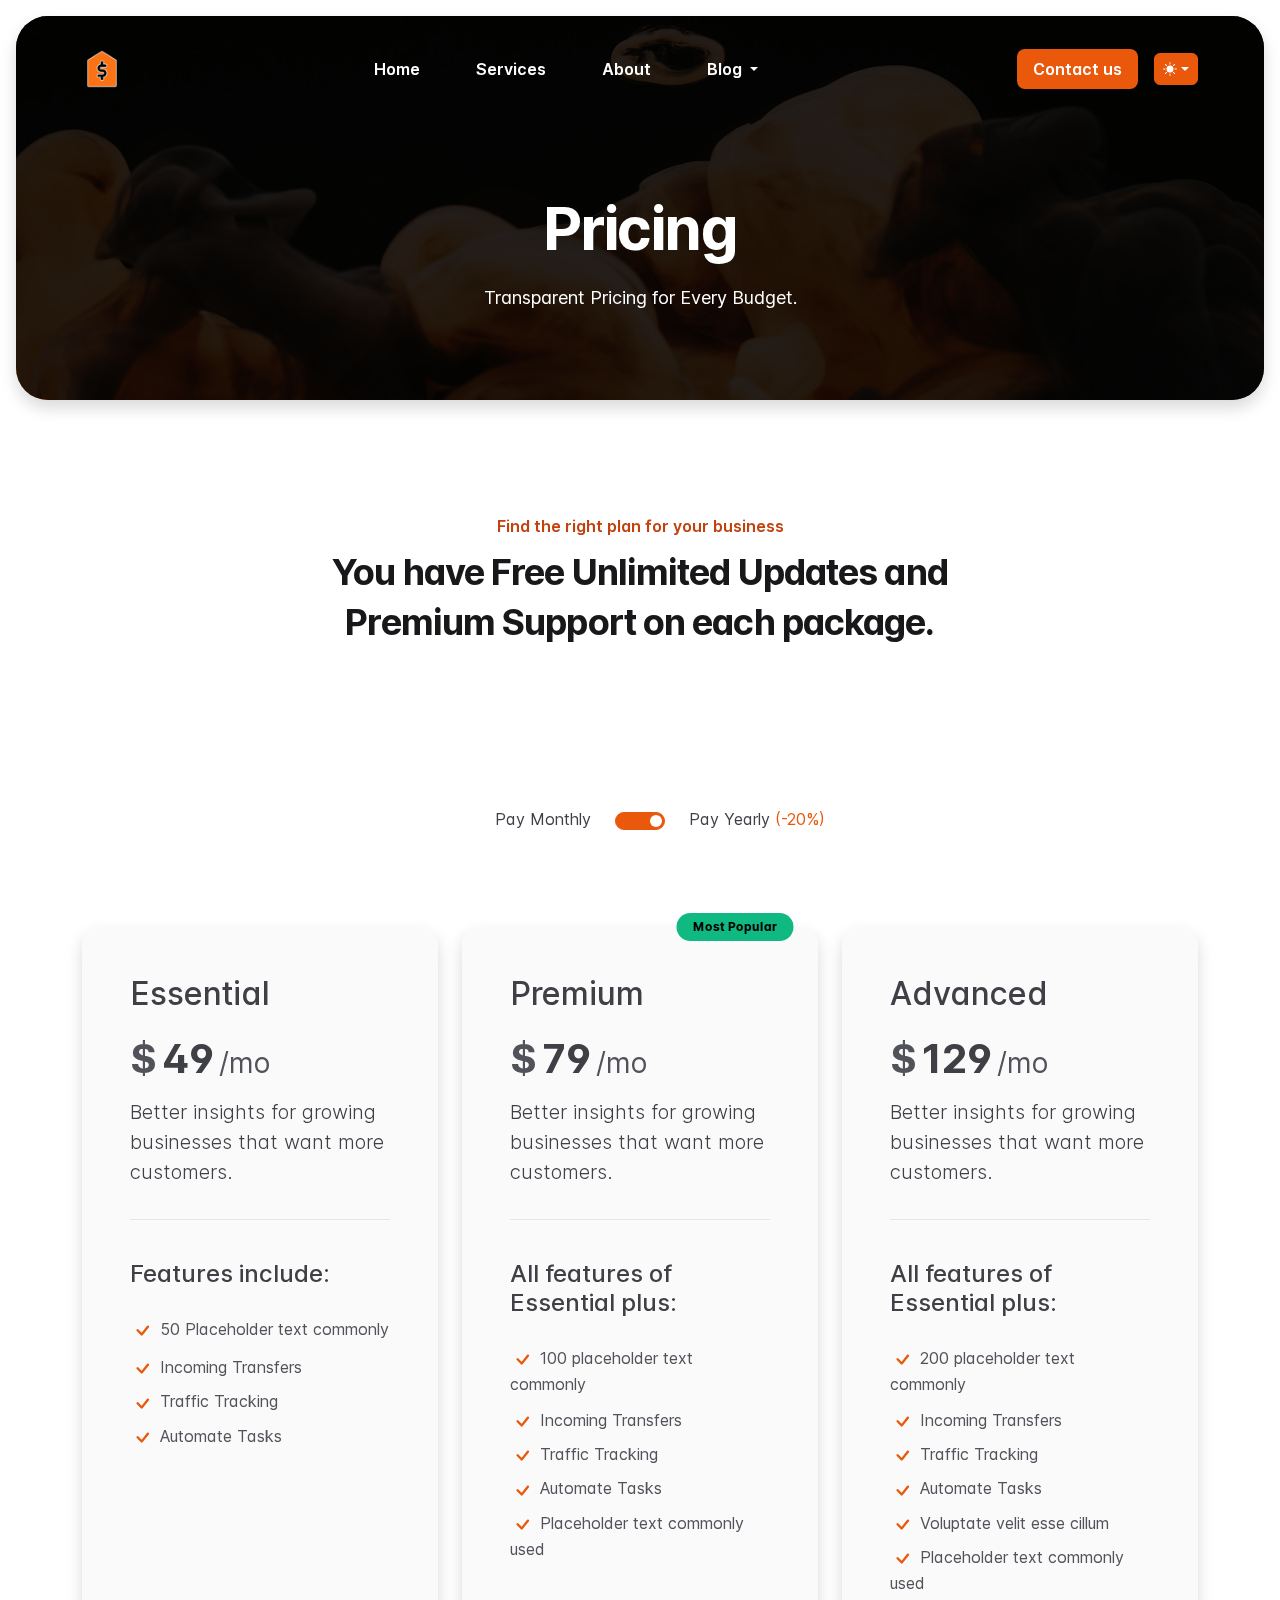
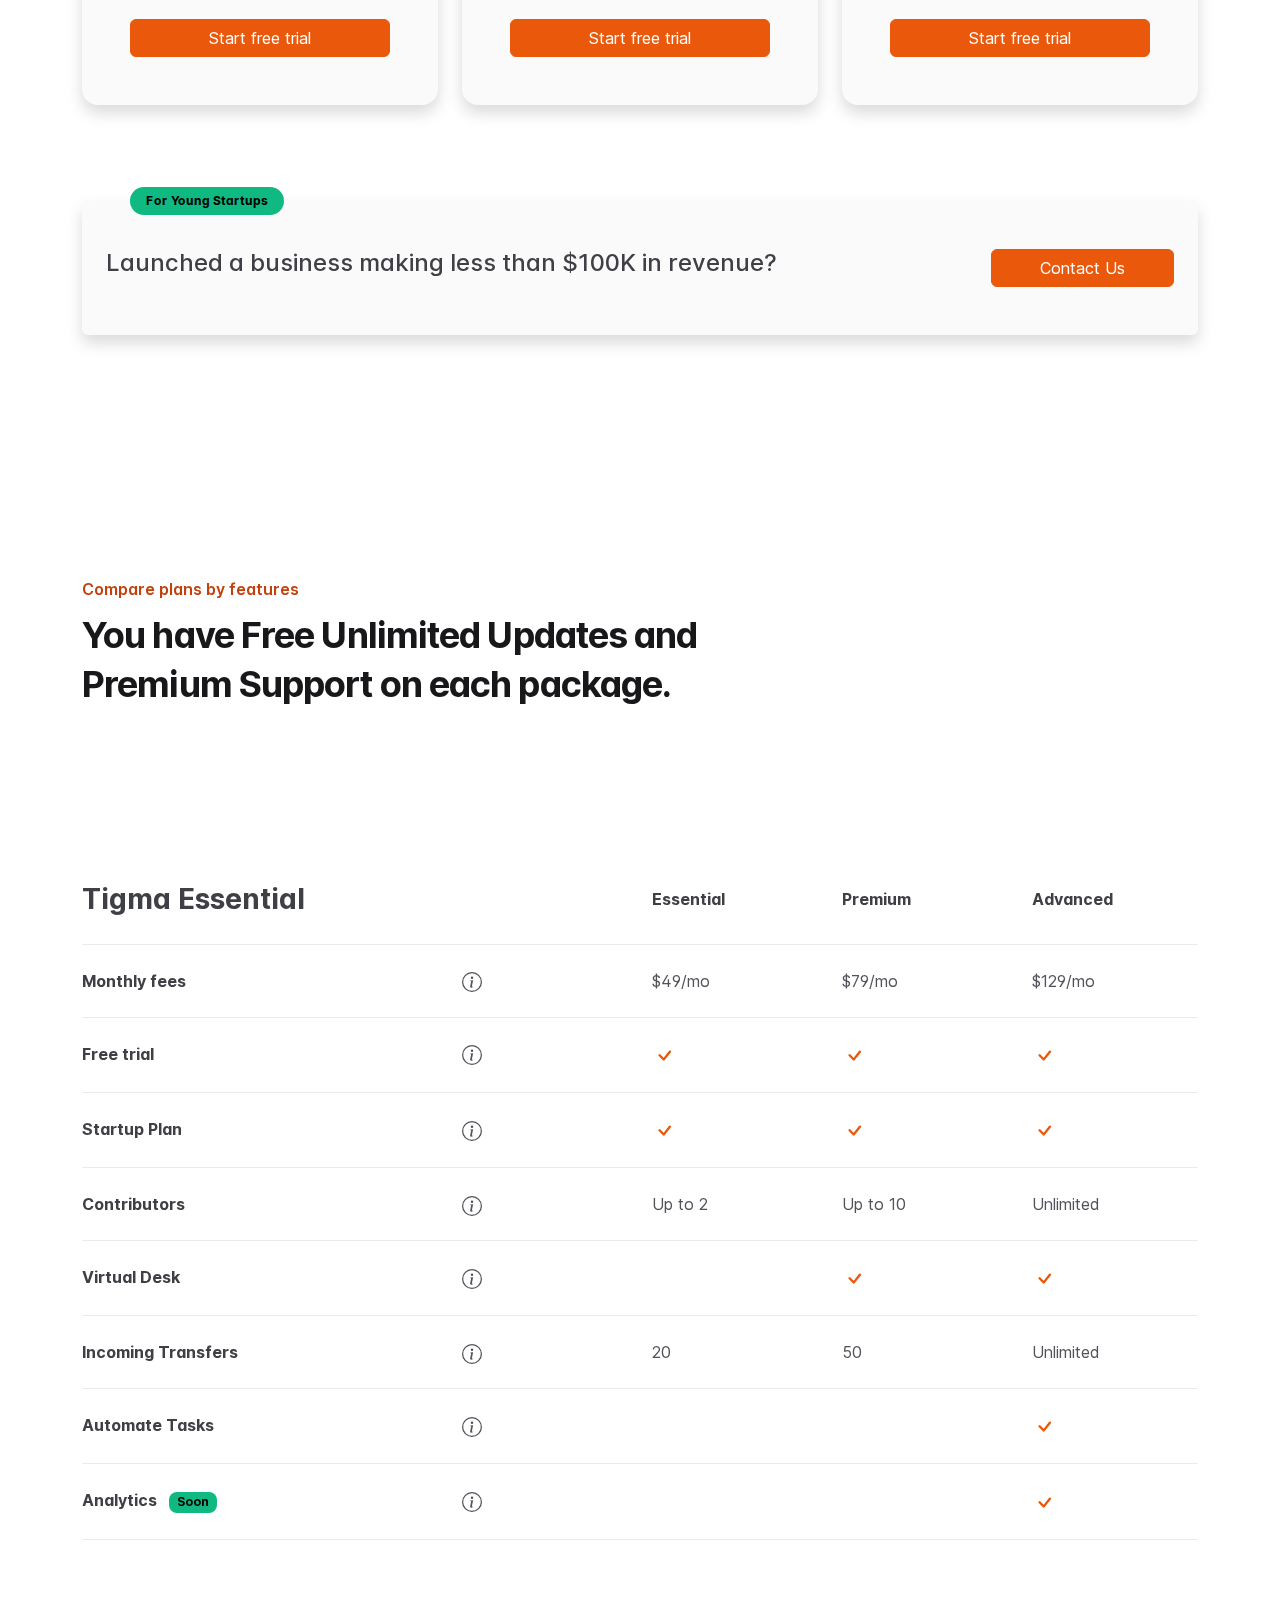
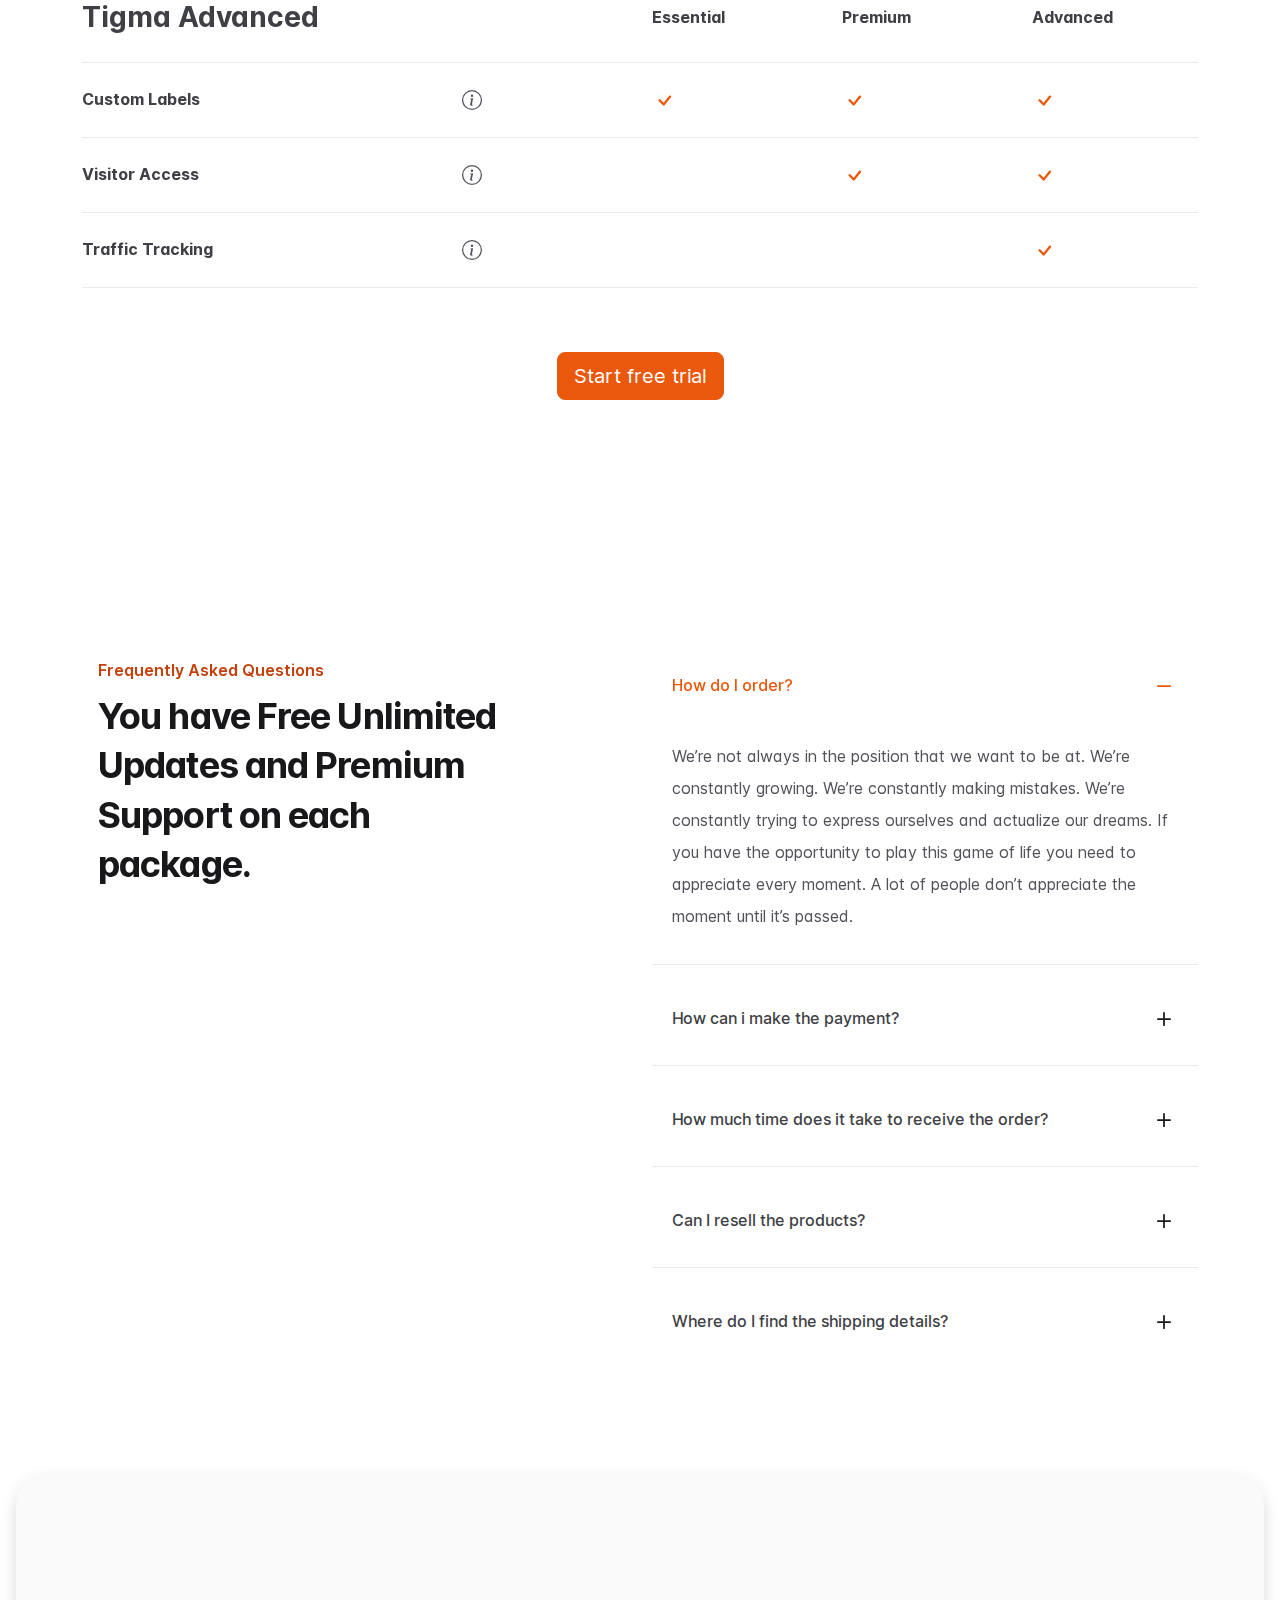
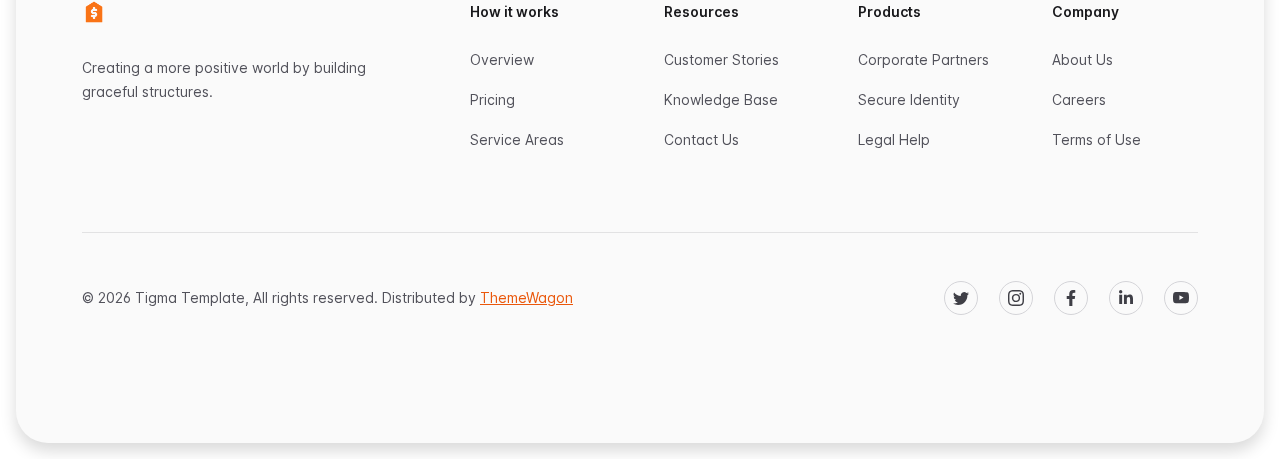
<file: pricing.html>
<!doctype html>
<html lang="en" dir="ltr" data-bs-theme="auto">
<head>

    <!-- Include JavaScript for color modes -->
    <script src="./assets/js/color-modes.js"></script>

    <meta charset="utf-8">
    <meta name="viewport" content="width=device-width, initial-scale=1">

    <!-- Update the 'content' attribute to reflect the actual content description -->
    <meta name="description" content="your_description_goes_here">

    <!-- Modify the 'content' attribute to include appropriate keywords -->
    <meta name="keywords" content="your_keywords_goes_here">

    <meta name="author" content="tigmatemplate">
    <meta name="generator" content="Bootstrap">

    <!-- Change the text within the <title> tag to match the webpage's content -->
    <title> your_title_goes_here </title>

    <!-- 
        Set the website's favicon and Apple touch icon using the files in the assets/logo folder. You can change these files to your own icons by replacing them with the same names and sizes.

        Be careful if you change the site.webmanifest file, as you need to update the src attribute of the icons array to match the new path of your icon files. Otherwise, your icons may not display correctly on some devices. 
    -->
	<link rel="apple-touch-icon" sizes="180x180" href="./assets/logo/apple-touch-icon.png">
	<link rel="icon" type="image/png" sizes="32x32" href="./assets/logo/favicon-32x32.png">
	<link rel="icon" type="image/png" sizes="16x16" href="./assets/logo/favicon-16x16.png">
	<link rel="icon" type="image/x-icon" href="./assets/logo/favicon.ico">
	<link rel="manifest" href="./assets/logo/site.webmanifest">

    <!-- Stylesheets -->
    <link rel="stylesheet" href="./assets/libraries/aos/aos.css">
    <link rel="stylesheet" href="./assets/css/main.min.css">
    <link rel="stylesheet" href="./assets/css/style.css">

    <!-- Open Graph Meta Tags for Social Sharing -->
    <!-- Update the 'title' and 'description' content below to enhance social sharing -->
    <meta property="og:title" content="your_title_goes_here">
    <meta property="og:description" content="your_description_goes_here">
    <!-- Update with actual absolute image URL like: https://example.com/main.jpg -->
    <meta property="og:image" content="your_absolute_image_url_goes_here">
    <!-- Update with the absolute URL of the content like: https://example.com/index.html -->
    <meta property="og:url" content="your_absolute_content_url_goes_here">
    <!-- Update with the type of object you’re sharing. (e.g., article, website, etc.) -->
    <meta property="og:type" content="website">
    <!-- Defines the content language -->
    <meta property="og:locale" content="en_US">

    
    <!-- X/Twitter Card Meta Tags for Social Sharing -->
    <meta name="twitter:card" content="summary_large_image">
    <!-- Update with your X/Twitter handle -->
    <meta name="twitter:site" content="@yourtwitterhandle"> 
    <!-- Update the 'title' and 'description' content below to enhance social sharing -->
    <meta name="twitter:title" content="your_title_goes_here"> 
    <meta name="twitter:description" content="your_description_goes_here">
    <!-- Update with actual absolute image URL like: https://example.com/main.jpg -->
    <meta name="twitter:image" content="your_absolute_image_url_goes_here"> 
    
    <!-- 
        The following line specifies the canonical URL for this page.
        Replace your_canonical_url_goes_here with the actual canonical URL if needed like: https://example.com/index.html
        Or just remove it!!!!
    -->
    <link rel="canonical" href="your_canonical_url_goes_here">

</head>
<body>
	

    <!-- loader-wrapper -->
    <div class="loader-wrapper">
        <div class="spinner-grow text-primary p-5" role="status">
            <span class="visually-hidden">Loading...</span>
        </div>
    </div>



	<!-- header top -->
 	<header class="position-absolute z-3 mt-3 w-100" data-bs-theme="dark">
	    <nav class="navbar navbar-expand-xl" aria-label="Offcanvas navbar large">
	        <div class="container py-1">
	            <a href="./index.html" class="navbar-brand">
	                <img src="./assets/logo/logo.png" height="40" alt="logo">
	            </a>

	            <div class="dropdown ms-3 order-last">
	                <svg xmlns="http://www.w3.org/2000/svg" class="d-none">
	                    <symbol id="check2" viewBox="0 0 16 16">
	                        <path d="M13.854 3.646a.5.5 0 0 1 0 .708l-7 7a.5.5 0 0 1-.708 0l-3.5-3.5a.5.5 0 1 1 .708-.708L6.5 10.293l6.646-6.647a.5.5 0 0 1 .708 0z"/>
	                    </symbol>
	                    <symbol id="circle-half" viewBox="0 0 16 16">
	                        <path d="M8 15A7 7 0 1 0 8 1v14zm0 1A8 8 0 1 1 8 0a8 8 0 0 1 0 16z"/>
	                    </symbol>
	                    <symbol id="moon-stars-fill" viewBox="0 0 16 16">
	                        <path d="M6 .278a.768.768 0 0 1 .08.858 7.208 7.208 0 0 0-.878 3.46c0 4.021 3.278 7.277 7.318 7.277.527 0 1.04-.055 1.533-.16a.787.787 0 0 1 .81.316.733.733 0 0 1-.031.893A8.349 8.349 0 0 1 8.344 16C3.734 16 0 12.286 0 7.71 0 4.266 2.114 1.312 5.124.06A.752.752 0 0 1 6 .278z"/>
	                        <path d="M10.794 3.148a.217.217 0 0 1 .412 0l.387 1.162c.173.518.579.924 1.097 1.097l1.162.387a.217.217 0 0 1 0 .412l-1.162.387a1.734 1.734 0 0 0-1.097 1.097l-.387 1.162a.217.217 0 0 1-.412 0l-.387-1.162A1.734 1.734 0 0 0 9.31 6.593l-1.162-.387a.217.217 0 0 1 0-.412l1.162-.387a1.734 1.734 0 0 0 1.097-1.097l.387-1.162zM13.863.099a.145.145 0 0 1 .274 0l.258.774c.115.346.386.617.732.732l.774.258a.145.145 0 0 1 0 .274l-.774.258a1.156 1.156 0 0 0-.732.732l-.258.774a.145.145 0 0 1-.274 0l-.258-.774a1.156 1.156 0 0 0-.732-.732l-.774-.258a.145.145 0 0 1 0-.274l.774-.258c.346-.115.617-.386.732-.732L13.863.1z"/>
	                    </symbol>
	                    <symbol id="sun-fill" viewBox="0 0 16 16">
	                        <path d="M8 12a4 4 0 1 0 0-8 4 4 0 0 0 0 8zM8 0a.5.5 0 0 1 .5.5v2a.5.5 0 0 1-1 0v-2A.5.5 0 0 1 8 0zm0 13a.5.5 0 0 1 .5.5v2a.5.5 0 0 1-1 0v-2A.5.5 0 0 1 8 13zm8-5a.5.5 0 0 1-.5.5h-2a.5.5 0 0 1 0-1h2a.5.5 0 0 1 .5.5zM3 8a.5.5 0 0 1-.5.5h-2a.5.5 0 0 1 0-1h2A.5.5 0 0 1 3 8zm10.657-5.657a.5.5 0 0 1 0 .707l-1.414 1.415a.5.5 0 1 1-.707-.708l1.414-1.414a.5.5 0 0 1 .707 0zm-9.193 9.193a.5.5 0 0 1 0 .707L3.05 13.657a.5.5 0 0 1-.707-.707l1.414-1.414a.5.5 0 0 1 .707 0zm9.193 2.121a.5.5 0 0 1-.707 0l-1.414-1.414a.5.5 0 0 1 .707-.707l1.414 1.414a.5.5 0 0 1 0 .707zM4.464 4.465a.5.5 0 0 1-.707 0L2.343 3.05a.5.5 0 1 1 .707-.707l1.414 1.414a.5.5 0 0 1 0 .708z"/>
	                    </symbol>
	                </svg>

	                <button class="btn btn-primary text-white btn-sm rounded dropdown-toggle d-flex align-items-center"
	                    id="bd-theme" type="button" aria-expanded="false" data-bs-toggle="dropdown"
	                    aria-label="Toggle theme (auto)">
	                    <svg fill="currentColor" class="bi my-1 theme-icon-active" width="1em" height="1em"><use href="#circle-half"></use></svg>
	                    <span class="visually-hidden" id="bd-theme-text">Toggle theme</span>
	                </button>

	                <ul class="p-1 dropdown-menu dropdown-menu-end dropdown-menu-hover end-0 rounded-3 shadow bg-body-tertiary"
	                    style="--bs-dropdown-min-width: 9rem;" aria-labelledby="bd-theme-text">

	                    <li style="color: var(--bs-tertiary-bg);">
	                        <svg xmlns="http://www.w3.org/2000/svg" width="20" height="20" fill="currentColor"
	                            class="mt-n1 d-inline-block position-absolute top-0 end-0 translate-middle" viewBox="0 0 16 16">
	                            <path class="carret-dropdown-path" d="m7.247 4.86-4.796 5.481c-.566.647-.106 1.659.753 1.659h9.592a1 1 0 0 0 .753-1.659l-4.796-5.48a1 1 0 0 0-1.506 0z"/>
	                        </svg>
	                    </li>

	                    <li>
	                        <button type="button" class="dropdown-item d-flex align-items-center rounded-1" data-bs-theme-value="light" aria-pressed="false">
	                            <svg fill="currentColor" class="bi me-2 theme-icon" width="1em" height="1em"><use href="#sun-fill"></use></svg>
	                            Light
	                            <svg fill="currentColor" class="bi ms-auto d-none active-check" width="1em" height="1em"><use href="#check2"></use></svg>
	                        </button>
	                    </li>

	                    <li>
	                        <button type="button" class="my-1 dropdown-item d-flex align-items-center rounded-1" data-bs-theme-value="dark" aria-pressed="false">
	                            <svg fill="currentColor" class="bi me-2 theme-icon" width="1em" height="1em"><use href="#moon-stars-fill"></use></svg>
	                            Dark
	                            <svg fill="currentColor" class="bi ms-auto d-none active-check" width="1em" height="1em"><use href="#check2"></use></svg>
	                        </button>
	                    </li>

	                    <li>
	                        <button type="button" class="dropdown-item d-flex align-items-center rounded-1 active" data-bs-theme-value="auto" aria-pressed="true">
	                            <svg fill="currentColor" class="bi me-2 theme-icon" width="1em" height="1em"><use href="#circle-half"></use></svg>
	                            Auto
	                            <svg fill="currentColor" class="bi ms-auto d-none active-check" width="1em" height="1em"><use href="#check2"></use></svg>
	                        </button>
	                    </li>
	                </ul>
	            </div>

	            <button class="navbar-toggler ms-auto" type="button" data-bs-toggle="offcanvas" data-bs-target="#offcanvasNavbar2" aria-controls="offcanvasNavbar2" aria-label="Toggle navigation">
	                <span class="navbar-toggler-icon"></span>
	            </button>

	            <div class="offcanvas offcanvas-end border-0 rounded-start-0 rounded-start-sm-4" tabindex="-1" id="offcanvasNavbar2" aria-labelledby="offcanvasNavbar2Label">
	                <div class="offcanvas-header" style="padding: 2rem 2rem 1.5rem 2rem;">
	                    <h5 class="offcanvas-title m-0" id="offcanvasNavbar2Label">
	                        <a class="navbar-brand" href="javascript:;">
	                            <img src="./assets/logo/logo.png" height="32" alt="logo">
	                        </a>
	                    </h5>
	                    <button type="button" class="btn-close" data-bs-dismiss="offcanvas" aria-label="Close"></button>
	                </div>

	                <div class="offcanvas-body">
	                    <ul class="navbar-nav align-items-xl-center flex-grow-1 column-gap-4 row-gap-4 row-gap-xl-2">
	                        <li class="nav-item ms-xl-auto">
	                            <a href="javascript:;" class="px-3 text-white bg-primary-hover nav-link rounded-3 text-base leading-6 fw-semibold" aria-current="page">
	                                Home
	                            </a>
	                        </li>

	                        <li class="nav-item">
	                            <a href="javascript:;" class="px-3 text-white bg-primary-hover nav-link rounded-3 text-base leading-6 fw-semibold">
	                                Services
	                            </a>
	                        </li>

	                        <li class="nav-item">
	                            <a href="javascript:;" class="px-3 text-white bg-primary-hover nav-link rounded-3 text-base leading-6 fw-semibold">
	                                About
	                            </a>
	                        </li>

	                        <li class="nav-item">
					            <div class="dropdown">
								    <button class="btn w-100 text-start dropdown-toggle px-3 text-white bg-primary-hover nav-link rounded-3 text-base leading-6 fw-semibold" type="button" data-bs-toggle="dropdown" aria-expanded="false">
								        Blog
								    </button>
								    <ul class="dropdown-menu dropdown-menu-end dropdown-menu-hover end-0 text-sm shadow bg-white" style="--bs-dropdown-min-width: 9rem;">
								    	<li class="d-none d-xl-block" style="color: var(--bs-white);">
					                        <svg xmlns="http://www.w3.org/2000/svg" width="20" height="20" fill="currentColor"
					                            class="mt-n1 d-inline-block position-absolute top-0 end-0 translate-middle" viewBox="0 0 16 16">
					                            <path class="carret-dropdown-path" d="m7.247 4.86-4.796 5.481c-.566.647-.106 1.659.753 1.659h9.592a1 1 0 0 0 .753-1.659l-4.796-5.48a1 1 0 0 0-1.506 0z"/>
					                        </svg>
					                    </li>
								        <li>
								        	<a class="dropdown-item text-dark bg-primary-hover text-white-hover py-2 text-base leading-6 fw-semibold" href="javascript:;"> 
								        		Blog page 
								        	</a>
								        </li>
								        <li>
								        	<a class="dropdown-item text-dark bg-primary-hover text-white-hover py-2 text-base leading-6 fw-semibold" href="javascript:;"> 
								        		Blog post 
								        	</a>
								        </li>
								        <li>
								        	<a class="dropdown-item text-dark bg-primary-hover text-white-hover py-2 text-base leading-6 fw-semibold" href="javascript:;"> 	Author page 
								        	</a>
								        </li>
								    </ul>
								</div>
	                        </li>

	                        <li class="nav-item ms-xl-auto">
	                            <a href="javascript:;" class="px-3 text-white bg-primary nav-link rounded-3 text-base leading-6 fw-semibold text-center">
	                                Contact us
	                            </a>
	                        </li>
	                    </ul>
	                </div>
	            </div>
	        </div>
	    </nav>
	</header>



	<!-- header body -->
	<div class="overflow-hidden py-9 py-xl-10 position-relative rounded-bottom-3 rounded-sm-4 rounded-xl-5 m-0 m-sm-2 m-xl-3 shadow">
	   	<img src="./assets/img/bg/bg1.jpg" class="position-absolute z-n1 top-0 h-100 w-100 object-fit-cover" alt="Meeting">

	   	<div class="position-absolute z-n1 top-0 h-100 w-100 bg-dark"
	        style="opacity: 0.85; mix-blend-mode: multiply; filter: contrast(1.15) brightness(0.85);">
	    </div>

	    <div class="position-absolute z-0 top-0 h-100 w-100">
		    <div class="container h-100 d-flex align-items-center">
                <div class="max-w-2xl mx-auto text-center">
                    <h1 class="m-0 mt-7 text-white tracking-tight text-6xl fw-bold" data-aos-delay="0" data-aos="fade" data-aos-duration="3000">
                        Pricing
                    </h1>
                    <p class="m-0 mt-4 text-white text-lg leading-8" data-aos-delay="100" data-aos="fade" data-aos-duration="3000">
                        Transparent Pricing for Every Budget.
                    </p>
                </div>
		    </div>
	    </div>
	</div>



	<div class="overflow-hidden">
		<div class="container">
			<div class="max-w-2xl mx-auto text-center pt-7 pb-9">
				<h2 class="m-0 text-primary-emphasis text-base leading-7 fw-semibold">
					Find the right plan for your business
				</h2>
				<div class="m-0 mt-2 text-body-emphasis text-4xl leading-snug tracking-tight fw-bold">
					You have Free Unlimited Updates and Premium Support on each package.
				</div>
			</div>
		</div>

		<div>
			<div class="form-check form-switch d-flex justify-content-center align-items-center">
				<label class="me-5 me-sm-6 cursor-pointer" for="checkboxPrice">Pay Monthly</label>
				<input class="form-check-input cursor-pointer me-3 me-sm-4 px-4 py-2" type="checkbox" role="switch" id="checkboxPrice" checked>
				<label class="form-check-label cursor-pointer" for="checkboxPrice">Pay Yearly <span class="text-primary">(-<span class="reduction">20</span>%)</span></label>
			</div>
		</div>

		<div class="container my-5">
			<div class="row align-items-center align-items-xl-stretch flex-column flex-xl-row">
				<div class="col-12 col-sm-10 col-md-7 col-lg-6 col-xl-4 mt-5">
					<div class="p-5 h-100 d-flex flex-column bg-body-tertiary shadow rounded-4">
						<h2>Essential</h2>
						<div class="my-2">
							<span class="fs-1 text-body-secondary fw-bold">$</span>
							<span class="fs-1 text-dak fw-bolder essential">49</span>
							<span class="fs-3 text-body-secondary">/mo</span>
						</div>
						<p class="lead">
							Better insights for growing businesses that want more customers.
						</p>
						<hr class="opacity-10">
						<h4 class="my-4">Features include:</h4>
						<div class="my-1 text-body-secondary">
							<span class="text-primary">
								<svg xmlns="http://www.w3.org/2000/svg" width="25" height="25" fill="currentColor" class="bi bi-check" viewBox="0 0 16 16">
									<path d="M10.97 4.97a.75.75 0 0 1 1.07 1.05l-3.99 4.99a.75.75 0 0 1-1.08.02L4.324 8.384a.75.75 0 1 1 1.06-1.06l2.094 2.093 3.473-4.425a.267.267 0 0 1 .02-.022z"/>
								</svg>
							</span>
							<span>
								50 Placeholder text commonly
							</span>
						</div>
						<div class="mt-2 text-body-secondary">
							<span class="text-primary">
								<svg xmlns="http://www.w3.org/2000/svg" width="25" height="25" fill="currentColor" class="bi bi-check" viewBox="0 0 16 16">
									<path d="M10.97 4.97a.75.75 0 0 1 1.07 1.05l-3.99 4.99a.75.75 0 0 1-1.08.02L4.324 8.384a.75.75 0 1 1 1.06-1.06l2.094 2.093 3.473-4.425a.267.267 0 0 1 .02-.022z"/>
								</svg>
							</span>
							<span>
								Incoming Transfers
							</span>
						</div>
						<div class="mt-2 text-body-secondary">
							<span class="text-primary">
								<svg xmlns="http://www.w3.org/2000/svg" width="25" height="25" fill="currentColor" class="bi bi-check" viewBox="0 0 16 16">
									<path d="M10.97 4.97a.75.75 0 0 1 1.07 1.05l-3.99 4.99a.75.75 0 0 1-1.08.02L4.324 8.384a.75.75 0 1 1 1.06-1.06l2.094 2.093 3.473-4.425a.267.267 0 0 1 .02-.022z"/>
								</svg>
							</span>
							<span>
								Traffic Tracking
							</span>
						</div>
						<div class="mt-2 text-body-secondary">
							<span class="text-primary">
								<svg xmlns="http://www.w3.org/2000/svg" width="25" height="25" fill="currentColor" class="bi bi-check" viewBox="0 0 16 16">
									<path d="M10.97 4.97a.75.75 0 0 1 1.07 1.05l-3.99 4.99a.75.75 0 0 1-1.08.02L4.324 8.384a.75.75 0 1 1 1.06-1.06l2.094 2.093 3.473-4.425a.267.267 0 0 1 .02-.022z"/>
								</svg>
							</span>
							<span>
								Automate Tasks
							</span>
						</div>
						<div class="mt-auto">
							<button class="btn btn-primary text-white mt-4 w-100">
								Start free trial
							</button>
						</div>
					</div>
				</div>

				<div class="col-12 col-sm-10 col-md-7 col-lg-6 col-xl-4 mt-5 position-relative">
					<div class="p-5 h-100 d-flex flex-column bg-body-tertiary shadow rounded-4">
						<span class="badge position-absolute translate-middle top-0 start-75 text-bg-success px-3 py-2 rounded-4">Most Popular</span>
						<h2>Premium</h2>
						<div class="my-2">
							<span class="fs-1 text-body-secondary fw-bold">$</span>
							<span class="fs-1 text-dak fw-bolder premium">79</span>
							<span class="fs-3 text-body-secondary">/mo</span>
						</div>
						<p class="lead">
							Better insights for growing businesses that want more customers.
						</p>
						<hr class="opacity-10">
						<h4 class="my-4">All features of Essential plus:</h4>
						<div class="my-1 text-body-secondary">
							<span class="text-primary">
								<svg xmlns="http://www.w3.org/2000/svg" width="25" height="25" fill="currentColor" class="bi bi-check" viewBox="0 0 16 16">
									<path d="M10.97 4.97a.75.75 0 0 1 1.07 1.05l-3.99 4.99a.75.75 0 0 1-1.08.02L4.324 8.384a.75.75 0 1 1 1.06-1.06l2.094 2.093 3.473-4.425a.267.267 0 0 1 .02-.022z"/>
								</svg>
							</span>
							<span>
								100 placeholder text commonly
							</span>
						</div>
						<div class="mt-2 text-body-secondary">
							<span class="text-primary">
								<svg xmlns="http://www.w3.org/2000/svg" width="25" height="25" fill="currentColor" class="bi bi-check" viewBox="0 0 16 16">
									<path d="M10.97 4.97a.75.75 0 0 1 1.07 1.05l-3.99 4.99a.75.75 0 0 1-1.08.02L4.324 8.384a.75.75 0 1 1 1.06-1.06l2.094 2.093 3.473-4.425a.267.267 0 0 1 .02-.022z"/>
								</svg>
							</span>
							<span>
								Incoming Transfers
							</span>
						</div>
						<div class="mt-2 text-body-secondary">
							<span class="text-primary">
								<svg xmlns="http://www.w3.org/2000/svg" width="25" height="25" fill="currentColor" class="bi bi-check" viewBox="0 0 16 16">
									<path d="M10.97 4.97a.75.75 0 0 1 1.07 1.05l-3.99 4.99a.75.75 0 0 1-1.08.02L4.324 8.384a.75.75 0 1 1 1.06-1.06l2.094 2.093 3.473-4.425a.267.267 0 0 1 .02-.022z"/>
								</svg>
							</span>
							<span>
								Traffic Tracking
							</span>
						</div>
						<div class="mt-2 text-body-secondary">
							<span class="text-primary">
								<svg xmlns="http://www.w3.org/2000/svg" width="25" height="25" fill="currentColor" class="bi bi-check" viewBox="0 0 16 16">
									<path d="M10.97 4.97a.75.75 0 0 1 1.07 1.05l-3.99 4.99a.75.75 0 0 1-1.08.02L4.324 8.384a.75.75 0 1 1 1.06-1.06l2.094 2.093 3.473-4.425a.267.267 0 0 1 .02-.022z"/>
								</svg>
							</span>
							<span>
								Automate Tasks
							</span>
						</div>
						<div class="mt-2 text-body-secondary">
							<span class="text-primary">
								<svg xmlns="http://www.w3.org/2000/svg" width="25" height="25" fill="currentColor" class="bi bi-check" viewBox="0 0 16 16">
									<path d="M10.97 4.97a.75.75 0 0 1 1.07 1.05l-3.99 4.99a.75.75 0 0 1-1.08.02L4.324 8.384a.75.75 0 1 1 1.06-1.06l2.094 2.093 3.473-4.425a.267.267 0 0 1 .02-.022z"/>
								</svg>
							</span>
							<span>
								Placeholder text commonly used
							</span>
						</div>
						<div class="mt-auto">
							<button class="btn btn-primary text-white mt-4 w-100">
								Start free trial
							</button>
						</div>
					</div>
				</div>

				<div class="col-12 col-sm-10 col-md-7 col-lg-6 col-xl-4 mt-5">
					<div class="p-5 h-100 d-flex flex-column bg-body-tertiary shadow rounded-4">
						<h2>Advanced</h2>
						<div class="my-2">
							<span class="fs-1 text-body-secondary fw-bold">$</span>
							<span class="fs-1 text-dak fw-bolder advanced">129</span>
							<span class="fs-3 text-body-secondary">/mo</span>
						</div>
						<p class="lead">
							Better insights for growing businesses that want more customers.
						</p>
						<hr class="opacity-10">
						<h4 class="my-4">All features of Essential plus:</h4>
						<div class="my-1 text-body-secondary">
							<span class="text-primary">
								<svg xmlns="http://www.w3.org/2000/svg" width="25" height="25" fill="currentColor" class="bi bi-check" viewBox="0 0 16 16">
									<path d="M10.97 4.97a.75.75 0 0 1 1.07 1.05l-3.99 4.99a.75.75 0 0 1-1.08.02L4.324 8.384a.75.75 0 1 1 1.06-1.06l2.094 2.093 3.473-4.425a.267.267 0 0 1 .02-.022z"/>
								</svg>
							</span>
							<span>
								200 placeholder text commonly
							</span>
						</div>
						<div class="mt-2 text-body-secondary">
							<span class="text-primary">
								<svg xmlns="http://www.w3.org/2000/svg" width="25" height="25" fill="currentColor" class="bi bi-check" viewBox="0 0 16 16">
									<path d="M10.97 4.97a.75.75 0 0 1 1.07 1.05l-3.99 4.99a.75.75 0 0 1-1.08.02L4.324 8.384a.75.75 0 1 1 1.06-1.06l2.094 2.093 3.473-4.425a.267.267 0 0 1 .02-.022z"/>
								</svg>
							</span>
							<span>
								Incoming Transfers
							</span>
						</div>
						<div class="mt-2 text-body-secondary">
							<span class="text-primary">
								<svg xmlns="http://www.w3.org/2000/svg" width="25" height="25" fill="currentColor" class="bi bi-check" viewBox="0 0 16 16">
									<path d="M10.97 4.97a.75.75 0 0 1 1.07 1.05l-3.99 4.99a.75.75 0 0 1-1.08.02L4.324 8.384a.75.75 0 1 1 1.06-1.06l2.094 2.093 3.473-4.425a.267.267 0 0 1 .02-.022z"/>
								</svg>
							</span>
							<span>
								Traffic Tracking
							</span>
						</div>
						<div class="mt-2 text-body-secondary">
							<span class="text-primary">
								<svg xmlns="http://www.w3.org/2000/svg" width="25" height="25" fill="currentColor" class="bi bi-check" viewBox="0 0 16 16">
									<path d="M10.97 4.97a.75.75 0 0 1 1.07 1.05l-3.99 4.99a.75.75 0 0 1-1.08.02L4.324 8.384a.75.75 0 1 1 1.06-1.06l2.094 2.093 3.473-4.425a.267.267 0 0 1 .02-.022z"/>
								</svg>
							</span>
							<span>
								Automate Tasks
							</span>
						</div>
						<div class="mt-2 text-body-secondary">
							<span class="text-primary">
								<svg xmlns="http://www.w3.org/2000/svg" width="25" height="25" fill="currentColor" class="bi bi-check" viewBox="0 0 16 16">
									<path d="M10.97 4.97a.75.75 0 0 1 1.07 1.05l-3.99 4.99a.75.75 0 0 1-1.08.02L4.324 8.384a.75.75 0 1 1 1.06-1.06l2.094 2.093 3.473-4.425a.267.267 0 0 1 .02-.022z"/>
								</svg>
							</span>
							<span>
								Voluptate velit esse cillum
							</span>
						</div>
						<div class="mt-2 text-body-secondary">
							<span class="text-primary">
								<svg xmlns="http://www.w3.org/2000/svg" width="25" height="25" fill="currentColor" class="bi bi-check" viewBox="0 0 16 16">
									<path d="M10.97 4.97a.75.75 0 0 1 1.07 1.05l-3.99 4.99a.75.75 0 0 1-1.08.02L4.324 8.384a.75.75 0 1 1 1.06-1.06l2.094 2.093 3.473-4.425a.267.267 0 0 1 .02-.022z"/>
								</svg>
							</span>
							<span>
								Placeholder text commonly used
							</span>
						</div>
						<div class="mt-auto">
							<button class="btn btn-primary text-white mt-4 w-100">
								Start free trial
							</button>
						</div>
					</div>
				</div>
			</div>
		</div>
	</div>


	<div>
		<div class="container">
			<div class="my-5 position-relative rounded-2 shadow bg-body-tertiary">
				<span class="badge position-absolute translate-middle-y top-0 start-0 text-bg-success px-3 py-2 rounded-4 ms-5">For Young Startups</span>

				<div class="px-4 pb-5 d-flex flex-wrap justify-content-between">
					<h4 class="mt-5">
						Launched a business making less than $100K in revenue?
					</h4>

					<div class="mt-5">
						<button class="btn btn-primary text-white px-5">
							Contact Us
						</button>
					</div>
				</div>
			</div>
		</div>
	</div>

	
	<!-- compare plans -->
	<div class="overflow-hidden py-5">
		<div class="container py-5">
			<div class="max-w-2xl pt-7 pb-9">
				<h2 class="m-0 text-primary-emphasis text-base leading-7 fw-semibold">
					Compare plans by features
				</h2>
				<div class="m-0 mt-2 text-body-emphasis text-4xl leading-snug tracking-tight fw-bold">
					You have Free Unlimited Updates and Premium Support on each package.
				</div>
			</div>


			<div class="overflow-auto overflow-xl-hidden">
				<div style="min-width: 1000px !important;">
					<div class="row align-items-center py-2 fw-bolder">
						<div class="col-6 fs-3">
							Tigma Essential
						</div>
						<div class="col-2">
							Essential
						</div>
						<div class="col-2">
							Premium
						</div>
						<div class="col-2">
							Advanced
						</div>
					</div>
					<hr class="opacity-10">

					<div class="row py-2">
						<div class="col-6 fw-bold">
							<div class="row">
								<div class="col-8">
									Monthly fees
								</div>
								<div class="col-4">
									<a href="javascript:;" data-bs-toggle="tooltip" data-bs-title="Keep team shipping simple and take control of your company." class="text-body-secondary">
										<svg xmlns="http://www.w3.org/2000/svg" width="20" height="20" fill="currentColor" class="bi bi-main-circle" viewBox="0 0 16 16">
											<path d="M8 15A7 7 0 1 1 8 1a7 7 0 0 1 0 14zm0 1A8 8 0 1 0 8 0a8 8 0 0 0 0 16z"/>
											<path d="m8.93 6.588-2.29.287-.082.38.45.083c.294.07.352.176.288.469l-.738 3.468c-.194.897.105 1.319.808 1.319.545 0 1.178-.252 1.465-.598l.088-.416c-.2.176-.492.246-.686.246-.275 0-.375-.193-.304-.533L8.93 6.588zM9 4.5a1 1 0 1 1-2 0 1 1 0 0 1 2 0z"/>
										</svg>
									</a>
								</div>
							</div>
						</div>
						<div class="col-2 text-body-secondary">
							$49/mo
						</div>
						<div class="col-2 text-body-secondary">
							$79/mo	
						</div>
						<div class="col-2 text-body-secondary">
							$129/mo
						</div>
					</div>
					<hr class="opacity-10">

					<div class="row py-2">
						<div class="col-6 fw-bold">
							<div class="row">
								<div class="col-8">
									Free trial
								</div>
								<div class="col-4">
									<a href="javascript:;" data-bs-toggle="tooltip" data-bs-title="Keep team shipping simple and take control of your company." class="text-body-secondary">
										<svg xmlns="http://www.w3.org/2000/svg" width="20" height="20" fill="currentColor" class="bi bi-main-circle" viewBox="0 0 16 16">
											<path d="M8 15A7 7 0 1 1 8 1a7 7 0 0 1 0 14zm0 1A8 8 0 1 0 8 0a8 8 0 0 0 0 16z"/>
											<path d="m8.93 6.588-2.29.287-.082.38.45.083c.294.07.352.176.288.469l-.738 3.468c-.194.897.105 1.319.808 1.319.545 0 1.178-.252 1.465-.598l.088-.416c-.2.176-.492.246-.686.246-.275 0-.375-.193-.304-.533L8.93 6.588zM9 4.5a1 1 0 1 1-2 0 1 1 0 0 1 2 0z"/>
										</svg>
									</a>
								</div>
							</div>
						</div>
						<div class="col-2 text-primary">
							<svg xmlns="http://www.w3.org/2000/svg" width="25" height="25" fill="currentColor" class="bi bi-check" viewBox="0 0 16 16">
								<path d="M10.97 4.97a.75.75 0 0 1 1.07 1.05l-3.99 4.99a.75.75 0 0 1-1.08.02L4.324 8.384a.75.75 0 1 1 1.06-1.06l2.094 2.093 3.473-4.425a.267.267 0 0 1 .02-.022z"/>
							</svg>
						</div>
						<div class="col-2 text-primary">
							<svg xmlns="http://www.w3.org/2000/svg" width="25" height="25" fill="currentColor" class="bi bi-check" viewBox="0 0 16 16">
								<path d="M10.97 4.97a.75.75 0 0 1 1.07 1.05l-3.99 4.99a.75.75 0 0 1-1.08.02L4.324 8.384a.75.75 0 1 1 1.06-1.06l2.094 2.093 3.473-4.425a.267.267 0 0 1 .02-.022z"/>
							</svg>
						</div>
						<div class="col-2 text-primary">
							<svg xmlns="http://www.w3.org/2000/svg" width="25" height="25" fill="currentColor" class="bi bi-check" viewBox="0 0 16 16">
								<path d="M10.97 4.97a.75.75 0 0 1 1.07 1.05l-3.99 4.99a.75.75 0 0 1-1.08.02L4.324 8.384a.75.75 0 1 1 1.06-1.06l2.094 2.093 3.473-4.425a.267.267 0 0 1 .02-.022z"/>
							</svg>
						</div>
					</div>
					<hr class="opacity-10">
					
					<div class="row py-2">
						<div class="col-6 fw-bold">
							<div class="row">
								<div class="col-8">
									Startup Plan
								</div>
								<div class="col-4">
									<a href="javascript:;" data-bs-toggle="tooltip" data-bs-title="Keep team shipping simple and take control of your company." class="text-body-secondary">
										<svg xmlns="http://www.w3.org/2000/svg" width="20" height="20" fill="currentColor" class="bi bi-main-circle" viewBox="0 0 16 16">
											<path d="M8 15A7 7 0 1 1 8 1a7 7 0 0 1 0 14zm0 1A8 8 0 1 0 8 0a8 8 0 0 0 0 16z"/>
											<path d="m8.93 6.588-2.29.287-.082.38.45.083c.294.07.352.176.288.469l-.738 3.468c-.194.897.105 1.319.808 1.319.545 0 1.178-.252 1.465-.598l.088-.416c-.2.176-.492.246-.686.246-.275 0-.375-.193-.304-.533L8.93 6.588zM9 4.5a1 1 0 1 1-2 0 1 1 0 0 1 2 0z"/>
										</svg>
									</a>
								</div>
							</div>
						</div>
						<div class="col-2 text-primary">
							<svg xmlns="http://www.w3.org/2000/svg" width="25" height="25" fill="currentColor" class="bi bi-check" viewBox="0 0 16 16">
								<path d="M10.97 4.97a.75.75 0 0 1 1.07 1.05l-3.99 4.99a.75.75 0 0 1-1.08.02L4.324 8.384a.75.75 0 1 1 1.06-1.06l2.094 2.093 3.473-4.425a.267.267 0 0 1 .02-.022z"/>
							</svg>
						</div>
						<div class="col-2 text-primary">
							<svg xmlns="http://www.w3.org/2000/svg" width="25" height="25" fill="currentColor" class="bi bi-check" viewBox="0 0 16 16">
								<path d="M10.97 4.97a.75.75 0 0 1 1.07 1.05l-3.99 4.99a.75.75 0 0 1-1.08.02L4.324 8.384a.75.75 0 1 1 1.06-1.06l2.094 2.093 3.473-4.425a.267.267 0 0 1 .02-.022z"/>
							</svg>
						</div>
						<div class="col-2 text-primary">
							<svg xmlns="http://www.w3.org/2000/svg" width="25" height="25" fill="currentColor" class="bi bi-check" viewBox="0 0 16 16">
								<path d="M10.97 4.97a.75.75 0 0 1 1.07 1.05l-3.99 4.99a.75.75 0 0 1-1.08.02L4.324 8.384a.75.75 0 1 1 1.06-1.06l2.094 2.093 3.473-4.425a.267.267 0 0 1 .02-.022z"/>
							</svg>
						</div>
					</div>
					<hr class="opacity-10">

					<div class="row py-2">
						<div class="col-6 fw-bold">
							<div class="row">
								<div class="col-8">
									Contributors
								</div>
								<div class="col-4">
									<a href="javascript:;" data-bs-toggle="tooltip" data-bs-title="Keep team shipping simple and take control of your company." class="text-body-secondary">
										<svg xmlns="http://www.w3.org/2000/svg" width="20" height="20" fill="currentColor" class="bi bi-main-circle" viewBox="0 0 16 16">
											<path d="M8 15A7 7 0 1 1 8 1a7 7 0 0 1 0 14zm0 1A8 8 0 1 0 8 0a8 8 0 0 0 0 16z"/>
											<path d="m8.93 6.588-2.29.287-.082.38.45.083c.294.07.352.176.288.469l-.738 3.468c-.194.897.105 1.319.808 1.319.545 0 1.178-.252 1.465-.598l.088-.416c-.2.176-.492.246-.686.246-.275 0-.375-.193-.304-.533L8.93 6.588zM9 4.5a1 1 0 1 1-2 0 1 1 0 0 1 2 0z"/>
										</svg>
									</a>
								</div>
							</div>
						</div>
						<div class="col-2 text-body-secondary">
							Up to 2	
						</div>
						<div class="col-2 text-body-secondary">
							Up to 10
						</div>
						<div class="col-2 text-body-secondary">
							Unlimited
						</div>
					</div>
					<hr class="opacity-10">

					<div class="row py-2">
						<div class="col-6 fw-bold">
							<div class="row">
								<div class="col-8">
									Virtual Desk
								</div>
								<div class="col-4">
									<a href="javascript:;" data-bs-toggle="tooltip" data-bs-title="Keep team shipping simple and take control of your company." class="text-body-secondary">
										<svg xmlns="http://www.w3.org/2000/svg" width="20" height="20" fill="currentColor" class="bi bi-main-circle" viewBox="0 0 16 16">
											<path d="M8 15A7 7 0 1 1 8 1a7 7 0 0 1 0 14zm0 1A8 8 0 1 0 8 0a8 8 0 0 0 0 16z"/>
											<path d="m8.93 6.588-2.29.287-.082.38.45.083c.294.07.352.176.288.469l-.738 3.468c-.194.897.105 1.319.808 1.319.545 0 1.178-.252 1.465-.598l.088-.416c-.2.176-.492.246-.686.246-.275 0-.375-.193-.304-.533L8.93 6.588zM9 4.5a1 1 0 1 1-2 0 1 1 0 0 1 2 0z"/>
										</svg>
									</a>
								</div>
							</div>
						</div>
						<div class="col-2 text-primary">
							
						</div>
						<div class="col-2 text-primary">
							<svg xmlns="http://www.w3.org/2000/svg" width="25" height="25" fill="currentColor" class="bi bi-check" viewBox="0 0 16 16">
								<path d="M10.97 4.97a.75.75 0 0 1 1.07 1.05l-3.99 4.99a.75.75 0 0 1-1.08.02L4.324 8.384a.75.75 0 1 1 1.06-1.06l2.094 2.093 3.473-4.425a.267.267 0 0 1 .02-.022z"/>
							</svg>
						</div>
						<div class="col-2 text-primary">
							<svg xmlns="http://www.w3.org/2000/svg" width="25" height="25" fill="currentColor" class="bi bi-check" viewBox="0 0 16 16">
								<path d="M10.97 4.97a.75.75 0 0 1 1.07 1.05l-3.99 4.99a.75.75 0 0 1-1.08.02L4.324 8.384a.75.75 0 1 1 1.06-1.06l2.094 2.093 3.473-4.425a.267.267 0 0 1 .02-.022z"/>
							</svg>
						</div>
					</div>
					<hr class="opacity-10">

					<div class="row py-2">
						<div class="col-6 fw-bold">
							<div class="row">
								<div class="col-8">
									Incoming Transfers
								</div>
								<div class="col-4">
									<a href="javascript:;" data-bs-toggle="tooltip" data-bs-title="Keep team shipping simple and take control of your company." class="text-body-secondary">
										<svg xmlns="http://www.w3.org/2000/svg" width="20" height="20" fill="currentColor" class="bi bi-main-circle" viewBox="0 0 16 16">
											<path d="M8 15A7 7 0 1 1 8 1a7 7 0 0 1 0 14zm0 1A8 8 0 1 0 8 0a8 8 0 0 0 0 16z"/>
											<path d="m8.93 6.588-2.29.287-.082.38.45.083c.294.07.352.176.288.469l-.738 3.468c-.194.897.105 1.319.808 1.319.545 0 1.178-.252 1.465-.598l.088-.416c-.2.176-.492.246-.686.246-.275 0-.375-.193-.304-.533L8.93 6.588zM9 4.5a1 1 0 1 1-2 0 1 1 0 0 1 2 0z"/>
										</svg>
									</a>
								</div>
							</div>
						</div>
						<div class="col-2 text-body-secondary">
							20
						</div>
						<div class="col-2 text-body-secondary">
							50
						</div>
						<div class="col-2 text-body-secondary">
							Unlimited
						</div>
					</div>
					<hr class="opacity-10">

					<div class="row py-2">
						<div class="col-6 fw-bold">
							<div class="row">
								<div class="col-8">
									Automate Tasks
								</div>
								<div class="col-4">
									<a href="javascript:;" data-bs-toggle="tooltip" data-bs-title="Keep team shipping simple and take control of your company." class="text-body-secondary">
										<svg xmlns="http://www.w3.org/2000/svg" width="20" height="20" fill="currentColor" class="bi bi-main-circle" viewBox="0 0 16 16">
											<path d="M8 15A7 7 0 1 1 8 1a7 7 0 0 1 0 14zm0 1A8 8 0 1 0 8 0a8 8 0 0 0 0 16z"/>
											<path d="m8.93 6.588-2.29.287-.082.38.45.083c.294.07.352.176.288.469l-.738 3.468c-.194.897.105 1.319.808 1.319.545 0 1.178-.252 1.465-.598l.088-.416c-.2.176-.492.246-.686.246-.275 0-.375-.193-.304-.533L8.93 6.588zM9 4.5a1 1 0 1 1-2 0 1 1 0 0 1 2 0z"/>
										</svg>
									</a>
								</div>
							</div>
						</div>
						<div class="col-2 text-primary">
							
						</div>
						<div class="col-2 text-primary">
							
						</div>
						<div class="col-2 text-primary">
							<svg xmlns="http://www.w3.org/2000/svg" width="25" height="25" fill="currentColor" class="bi bi-check" viewBox="0 0 16 16">
								<path d="M10.97 4.97a.75.75 0 0 1 1.07 1.05l-3.99 4.99a.75.75 0 0 1-1.08.02L4.324 8.384a.75.75 0 1 1 1.06-1.06l2.094 2.093 3.473-4.425a.267.267 0 0 1 .02-.022z"/>
							</svg>
						</div>
					</div>
					<hr class="opacity-10">

					<div class="row py-2">
						<div class="col-6 fw-bold">
							<div class="row">
								<div class="col-8">
									Analytics
									<span class="badge text-bg-success rounded-3 ms-2">
										Soon
									</span>
								</div>
								<div class="col-4">
									<a href="javascript:;" data-bs-toggle="tooltip" data-bs-title="Keep team shipping simple and take control of your company." class="text-body-secondary">
										<svg xmlns="http://www.w3.org/2000/svg" width="20" height="20" fill="currentColor" class="bi bi-main-circle" viewBox="0 0 16 16">
											<path d="M8 15A7 7 0 1 1 8 1a7 7 0 0 1 0 14zm0 1A8 8 0 1 0 8 0a8 8 0 0 0 0 16z"/>
											<path d="m8.93 6.588-2.29.287-.082.38.45.083c.294.07.352.176.288.469l-.738 3.468c-.194.897.105 1.319.808 1.319.545 0 1.178-.252 1.465-.598l.088-.416c-.2.176-.492.246-.686.246-.275 0-.375-.193-.304-.533L8.93 6.588zM9 4.5a1 1 0 1 1-2 0 1 1 0 0 1 2 0z"/>
										</svg>
									</a>
								</div>
							</div>
						</div>
						<div class="col-2 text-primary">
							
						</div>
						<div class="col-2 text-primary">

						</div>
						<div class="col-2 text-primary">
							<svg xmlns="http://www.w3.org/2000/svg" width="25" height="25" fill="currentColor" class="bi bi-check" viewBox="0 0 16 16">
								<path d="M10.97 4.97a.75.75 0 0 1 1.07 1.05l-3.99 4.99a.75.75 0 0 1-1.08.02L4.324 8.384a.75.75 0 1 1 1.06-1.06l2.094 2.093 3.473-4.425a.267.267 0 0 1 .02-.022z"/>
							</svg>
						</div>
					</div>
					<hr class="mb-0 opacity-10">
				</div>
			</div>

			<div class="mt-5 overflow-auto overflow-xl-hidden">
				<div style="min-width: 1000px !important;">
					<div class="row align-items-center py-2 fw-bolder">
						<div class="col-6 fs-3">
							Tigma Advanced
						</div>
						<div class="col-2">
							Essential
						</div>
						<div class="col-2">
							Premium
						</div>
						<div class="col-2">
							Advanced
						</div>
					</div>
					
					<hr class="opacity-10">
					<div class="row py-2">
						<div class="col-6 fw-bold">
							<div class="row">
								<div class="col-8">
									Custom Labels
								</div>
								<div class="col-4">
									<a href="javascript:;" data-bs-toggle="tooltip" data-bs-title="Keep team shipping simple and take control of your company." class="text-body-secondary">
										<svg xmlns="http://www.w3.org/2000/svg" width="20" height="20" fill="currentColor" class="bi bi-main-circle" viewBox="0 0 16 16">
											<path d="M8 15A7 7 0 1 1 8 1a7 7 0 0 1 0 14zm0 1A8 8 0 1 0 8 0a8 8 0 0 0 0 16z"/>
											<path d="m8.93 6.588-2.29.287-.082.38.45.083c.294.07.352.176.288.469l-.738 3.468c-.194.897.105 1.319.808 1.319.545 0 1.178-.252 1.465-.598l.088-.416c-.2.176-.492.246-.686.246-.275 0-.375-.193-.304-.533L8.93 6.588zM9 4.5a1 1 0 1 1-2 0 1 1 0 0 1 2 0z"/>
										</svg>
									</a>
								</div>
							</div>
						</div>
						<div class="col-2 text-primary">
							<svg xmlns="http://www.w3.org/2000/svg" width="25" height="25" fill="currentColor" class="bi bi-check" viewBox="0 0 16 16">
								<path d="M10.97 4.97a.75.75 0 0 1 1.07 1.05l-3.99 4.99a.75.75 0 0 1-1.08.02L4.324 8.384a.75.75 0 1 1 1.06-1.06l2.094 2.093 3.473-4.425a.267.267 0 0 1 .02-.022z"/>
							</svg>
						</div>
						<div class="col-2 text-primary">
							<svg xmlns="http://www.w3.org/2000/svg" width="25" height="25" fill="currentColor" class="bi bi-check" viewBox="0 0 16 16">
								<path d="M10.97 4.97a.75.75 0 0 1 1.07 1.05l-3.99 4.99a.75.75 0 0 1-1.08.02L4.324 8.384a.75.75 0 1 1 1.06-1.06l2.094 2.093 3.473-4.425a.267.267 0 0 1 .02-.022z"/>
							</svg>
						</div>
						<div class="col-2 text-primary">
							<svg xmlns="http://www.w3.org/2000/svg" width="25" height="25" fill="currentColor" class="bi bi-check" viewBox="0 0 16 16">
								<path d="M10.97 4.97a.75.75 0 0 1 1.07 1.05l-3.99 4.99a.75.75 0 0 1-1.08.02L4.324 8.384a.75.75 0 1 1 1.06-1.06l2.094 2.093 3.473-4.425a.267.267 0 0 1 .02-.022z"/>
							</svg>
						</div>
					</div>
					<hr class="opacity-10">

					<div class="row py-2">
						<div class="col-6 fw-bold">
							<div class="row">
								<div class="col-8">
									Visitor Access
								</div>
								<div class="col-4">
									<a href="javascript:;" data-bs-toggle="tooltip" data-bs-title="Keep team shipping simple and take control of your company." class="text-body-secondary">
										<svg xmlns="http://www.w3.org/2000/svg" width="20" height="20" fill="currentColor" class="bi bi-main-circle" viewBox="0 0 16 16">
											<path d="M8 15A7 7 0 1 1 8 1a7 7 0 0 1 0 14zm0 1A8 8 0 1 0 8 0a8 8 0 0 0 0 16z"/>
											<path d="m8.93 6.588-2.29.287-.082.38.45.083c.294.07.352.176.288.469l-.738 3.468c-.194.897.105 1.319.808 1.319.545 0 1.178-.252 1.465-.598l.088-.416c-.2.176-.492.246-.686.246-.275 0-.375-.193-.304-.533L8.93 6.588zM9 4.5a1 1 0 1 1-2 0 1 1 0 0 1 2 0z"/>
										</svg>
									</a>
								</div>
							</div>
						</div>
						<div class="col-2 text-primary">
							
						</div>
						<div class="col-2 text-primary">
							<svg xmlns="http://www.w3.org/2000/svg" width="25" height="25" fill="currentColor" class="bi bi-check" viewBox="0 0 16 16">
								<path d="M10.97 4.97a.75.75 0 0 1 1.07 1.05l-3.99 4.99a.75.75 0 0 1-1.08.02L4.324 8.384a.75.75 0 1 1 1.06-1.06l2.094 2.093 3.473-4.425a.267.267 0 0 1 .02-.022z"/>
							</svg>
						</div>
						<div class="col-2 text-primary">
							<svg xmlns="http://www.w3.org/2000/svg" width="25" height="25" fill="currentColor" class="bi bi-check" viewBox="0 0 16 16">
								<path d="M10.97 4.97a.75.75 0 0 1 1.07 1.05l-3.99 4.99a.75.75 0 0 1-1.08.02L4.324 8.384a.75.75 0 1 1 1.06-1.06l2.094 2.093 3.473-4.425a.267.267 0 0 1 .02-.022z"/>
							</svg>
						</div>
					</div>
					<hr class="opacity-10">

					<div class="row py-2">
						<div class="col-6 fw-bold">
							<div class="row">
								<div class="col-8">
									Traffic Tracking
								</div>
								<div class="col-4">
									<a href="javascript:;" data-bs-toggle="tooltip" data-bs-title="Keep team shipping simple and take control of your company." class="text-body-secondary">
										<svg xmlns="http://www.w3.org/2000/svg" width="20" height="20" fill="currentColor" class="bi bi-main-circle" viewBox="0 0 16 16">
											<path d="M8 15A7 7 0 1 1 8 1a7 7 0 0 1 0 14zm0 1A8 8 0 1 0 8 0a8 8 0 0 0 0 16z"/>
											<path d="m8.93 6.588-2.29.287-.082.38.45.083c.294.07.352.176.288.469l-.738 3.468c-.194.897.105 1.319.808 1.319.545 0 1.178-.252 1.465-.598l.088-.416c-.2.176-.492.246-.686.246-.275 0-.375-.193-.304-.533L8.93 6.588zM9 4.5a1 1 0 1 1-2 0 1 1 0 0 1 2 0z"/>
										</svg>
									</a>
								</div>
							</div>
						</div>
						<div class="col-2 text-primary">
							
						</div>
						<div class="col-2 text-primary">

						</div>
						<div class="col-2 text-primary">
							<svg xmlns="http://www.w3.org/2000/svg" width="25" height="25" fill="currentColor" class="bi bi-check" viewBox="0 0 16 16">
								<path d="M10.97 4.97a.75.75 0 0 1 1.07 1.05l-3.99 4.99a.75.75 0 0 1-1.08.02L4.324 8.384a.75.75 0 1 1 1.06-1.06l2.094 2.093 3.473-4.425a.267.267 0 0 1 .02-.022z"/>
							</svg>
						</div>
					</div>
					<hr class="opacity-10 mb-0">
				</div>
			</div>

			<div class="text-center py-6">
				<button class="btn btn-primary text-white btn-lg">
					Start free trial
				</button>
			</div>
		</div>
	</div>


	<!--  -->
	<div class="py-5 overflow-hidden">
		<div class="container py-5">
			<div class="row g-4 justify-content-between">
				<div class="col-12 col-sm-10 col-md-10 col-lg-6 col-xl-5 mb-5">
					<div class="max-w-2xl px-3">
						<h2 class="m-0 text-primary-emphasis text-base leading-7 fw-semibold">
							Frequently Asked Questions
						</h2>
						<div class="m-0 mt-2 text-body-emphasis text-4xl leading-snug tracking-tight fw-bold">
							You have Free Unlimited Updates and Premium Support on each package.
						</div>
					</div>
				</div>


				<div class="col-12 col-lg-6 col-xl-6">
					<div class="accordion" id="accordionFlushExample">
						<div class="accordion-item border-0">
							<h2 class="accordion-header" id="flush-headingOne">
								<button class="accordion-button h2 shadow-none" type="button" data-bs-toggle="collapse" data-bs-target="#flush-collapseOne" aria-expanded="true" aria-controls="flush-collapseOne">
									How do I order?
								</button>
							</h2>
							<div id="flush-collapseOne" class="accordion-collapse collapse show" aria-labelledby="flush-headingOne" data-bs-parent="#accordionFlushExample">
								<div class="accordion-body text-body-secondary lh-lg">
									We’re not always in the position that we want to be at. We’re constantly growing. We’re constantly making mistakes. We’re constantly trying to express ourselves and actualize our dreams. If you have the opportunity to play this game of life you need to appreciate every moment. A lot of people don’t appreciate the moment until it’s passed.
								</div>
							</div>
						</div>

						<hr class="opacity-10">

						<div class="accordion-item border-0">
							<h2 class="accordion-header" id="flush-headingTwo">
								<button class="accordion-button collapsed h2 shadow-none mt-4" type="button" data-bs-toggle="collapse" data-bs-target="#flush-collapseTwo" aria-expanded="false" aria-controls="flush-collapseTwo">
									How can i make the payment?
								</button>
							</h2>
							<div id="flush-collapseTwo" class="accordion-collapse collapse" aria-labelledby="flush-headingTwo" data-bs-parent="#accordionFlushExample">
								<div class="accordion-body text-body-secondary lh-lg">
									It really matters and then like it really doesn’t matter. What matters is the people who are sparked by it. And the people who are like offended by it, it doesn’t matter. Because it's about motivating the doers. Because I’m here to follow my dreams and inspire other people to follow their dreams, too.
									We’re not always in the position that we want to be at. We’re constantly growing. We’re constantly making mistakes. We’re constantly trying to express ourselves and actualize our dreams. If you have the opportunity to play this game of life you need to appreciate every moment. A lot of people don’t appreciate the moment until it’s passed.
								</div>
							</div>
						</div>

						<hr class="opacity-10">

						<div class="accordion-item border-0">
							<h2 class="accordion-header" id="flush-headingThree">
								<button class="accordion-button collapsed h2 shadow-none mt-4" type="button" data-bs-toggle="collapse" data-bs-target="#flush-collapseThree" aria-expanded="false" aria-controls="flush-collapseThree">
									How much time does it take to receive the order?
								</button>
							</h2>
							<div id="flush-collapseThree" class="accordion-collapse collapse" aria-labelledby="flush-headingThree" data-bs-parent="#accordionFlushExample">
								<div class="accordion-body text-body-secondary lh-lg">
									The time is now for it to be okay to be great. People in this world shun people for being great. For being a bright color. For standing out. But the time is now to be okay to be the greatest you. Would you believe in what you believe in, if you were the only one who believed it? If everything I did failed - which it doesn't, it actually succeeds - just the fact that I'm willing to fail is an inspiration. People are so scared to lose that they don't even try. Like, one thing people can't say is that I'm not trying, and I'm not trying my hardest, and I'm not trying to do the best way I know how.
								</div>
							</div>
						</div>

						<hr class="opacity-10">

						<div class="accordion-item border-0">
							<h2 class="accordion-header" id="flush-headingFour">
								<button class="accordion-button collapsed h2 shadow-none mt-4" type="button" data-bs-toggle="collapse" data-bs-target="#flush-collapseFour" aria-expanded="false" aria-controls="flush-collapseFour">
									Can I resell the products?
								</button>
							</h2>
							<div id="flush-collapseFour" class="accordion-collapse collapse" aria-labelledby="flush-headingFour" data-bs-parent="#accordionFlushExample">
								<div class="accordion-body text-body-secondary lh-lg">
									I always felt like I could do anything. That’s the main thing people are controlled by! Thoughts- their perception of themselves! They're slowed down by their perception of themselves. If you're taught you can’t do anything, you won’t do anything. I was taught I could do everything.
									<br>
									If everything I did failed - which it doesn't, it actually succeeds - just the fact that I'm willing to fail is an inspiration. People are so scared to lose that they don't even try. Like, one thing people can't say is that I'm not trying, and I'm not trying my hardest, and I'm not trying to do the best way I know how.
								</div>
							</div>
						</div>

						<hr class="opacity-10">

						<div class="accordion-item border-0">
							<h2 class="accordion-header" id="flush-headingFive">
								<button class="accordion-button collapsed h2 shadow-none mt-4" type="button" data-bs-toggle="collapse" data-bs-target="#flush-collapseFive" aria-expanded="false" aria-controls="flush-collapseFive">
									Where do I find the shipping details?
								</button>
							</h2>
							<div id="flush-collapseFive" class="accordion-collapse collapse" aria-labelledby="flush-headingFive" data-bs-parent="#accordionFlushExample">
								<div class="accordion-body text-body-secondary lh-lg">
									There’s nothing I really wanted to do in life that I wasn’t able to get good at. That’s my skill. I’m not really specifically talented at anything except for the ability to learn. That’s what I do. That’s what I’m here for. Don’t be afraid to be wrong because you can’t learn anything from a compliment. I always felt like I could do anything. That’s the main thing people are controlled by! Thoughts- their perception of themselves! They're slowed down by their perception of themselves. If you're taught you can’t do anything, you won’t do anything. I was taught I could do everything.
								</div>
							</div>
						</div>
					</div>
				</div>
			</div>
		</div>
	</div>



	<!-- Footer -->
	<footer class="overflow-hidden py-6 py-sm-7 py-xl-8 bg-body-tertiary rounded-top-3 rounded-sm-4 rounded-xl-5 m-0 m-sm-2 m-xl-3 shadow">
		<div class="container">
			<div class="row gy-5 g-sm-5">
				<div class="col-12 col-xl-4">
					<a href="javascript:;" class="mb-3 link-body-emphasis d-flex align-items-center text-decoration-none">
	                    <img src="./assets/logo/logo.png" height="24" alt="logo" loading="lazy">
	                </a>

	                <p class="mt-4 mb-4 pt-2 text-body-secondary leading-6 text-sm">
	                    Creating a more positive world by building graceful structures.
	                </p>
				</div>

				<div class="col-6 col-md-3 col-xl-2">
					<h3 class="text-body-emphasis leading-6 text-sm fw-semibold">How it works</h3>
					<ul class="mt-4 nav flex-column">
						<li class="mb-3 nav-item">
							<a href="javascript:;" class="p-0 text-body-secondary nav-link leading-6 text-sm">Overview</a>
						</li>
						<li class="mb-3 nav-item">
							<a href="javascript:;" class="p-0 text-body-secondary nav-link leading-6 text-sm">Pricing</a>
						</li>
						<li class="mb-3 nav-item">
							<a href="javascript:;" class="p-0 text-body-secondary nav-link leading-6 text-sm">Service Areas</a>
						</li>
					</ul>
				</div>

				<div class="col-6 col-md-3 col-xl-2">
					<h3 class="text-body-emphasis leading-6 text-sm fw-semibold">Resources</h3>
					<ul class="mt-4 nav flex-column">
						<li class="mb-3 nav-item">
							<a href="javascript:;" class="p-0 text-body-secondary nav-link leading-6 text-sm">Customer Stories</a>
						</li>
						<li class="mb-3 nav-item">
							<a href="javascript:;" class="p-0 text-body-secondary nav-link leading-6 text-sm">Knowledge Base</a>
						</li>
						<li class="mb-3 nav-item">
							<a href="javascript:;" class="p-0 text-body-secondary nav-link leading-6 text-sm">Contact Us</a>
						</li>
					</ul>
				</div>

				<div class="col-6 col-md-3 col-xl-2">
					<h3 class="text-body-emphasis leading-6 text-sm fw-semibold">Products</h3>
					<ul class="mt-4 nav flex-column">
						<li class="mb-3 nav-item">
							<a href="javascript:;" class="p-0 text-body-secondary nav-link leading-6 text-sm">Corporate Partners</a>
						</li>
						<li class="mb-3 nav-item">
							<a href="javascript:;" class="p-0 text-body-secondary nav-link leading-6 text-sm">Secure Identity</a>
						</li>
						<li class="mb-3 nav-item">
							<a href="javascript:;" class="p-0 text-body-secondary nav-link leading-6 text-sm">Legal Help</a>
						</li>
					</ul>
				</div>

				<div class="col-6 col-md-3 col-xl-2">
					<h3 class="text-body-emphasis leading-6 text-sm fw-semibold">Company</h3>
					<ul class="mt-4 nav flex-column">
						<li class="mb-3 nav-item">
							<a href="javascript:;" class="p-0 text-body-secondary nav-link leading-6 text-sm">About Us</a>
						</li>
						<li class="mb-3 nav-item">
							<a href="javascript:;" class="p-0 text-body-secondary nav-link leading-6 text-sm">Careers</a>
						</li>
						<li class="mb-3 nav-item">
							<a href="javascript:;" class="p-0 text-body-secondary nav-link leading-6 text-sm">Terms of Use</a>
						</li>
					</ul>
				</div>
			</div>

			<hr class="mt-6 mb-0 text-body-emphasis opacity-10">

			<div class="d-flex justify-content-between align-items-center flex-wrap">
				<div class="order-last order-md-first mt-5 text-body-secondary leading-6 text-sm">
					© 
					<span class="current-year"></span> 
					Tigma Template, All rights reserved. Distributed by <a href="https://themewagon.com">ThemeWagon</a>
				</div>

				<div class="order-first order-md-last mt-5">
					<!-- twitter icon -->
					<a href="javascript:;"
						class="btn border bg-body-secondary-hover social me-3 p-2 rounded-circle"
						>
						<span class="d-flex justify-content-center align-items-center">
							<svg xmlns="http://www.w3.org/2000/svg" width="16" height="16" fill="currentColor" viewBox="0 0 16 16">
								<path d="M5.026 15c6.038 0 9.341-5.003 9.341-9.334 0-.14 0-.282-.006-.422A6.685 6.685 0 0 0 16 3.542a6.658 6.658 0 0 1-1.889.518 3.301 3.301 0 0 0 1.447-1.817 6.533 6.533 0 0 1-2.087.793A3.286 3.286 0 0 0 7.875 6.03a9.325 9.325 0 0 1-6.767-3.429 3.289 3.289 0 0 0 1.018 4.382A3.323 3.323 0 0 1 .64 6.575v.045a3.288 3.288 0 0 0 2.632 3.218 3.203 3.203 0 0 1-.865.115 3.23 3.23 0 0 1-.614-.057 3.283 3.283 0 0 0 3.067 2.277A6.588 6.588 0 0 1 .78 13.58a6.32 6.32 0 0 1-.78-.045A9.344 9.344 0 0 0 5.026 15z"/>
							</svg>
						</span>
					</a>

					<!-- intagram icon -->
					<a href="javascript:;"
						class="btn border bg-body-secondary-hover social me-3 p-2 rounded-circle"
						>
						<span class="d-flex justify-content-center align-items-center">
							<svg xmlns="http://www.w3.org/2000/svg" width="16" height="16" fill="currentColor" viewBox="0 0 16 16">
					           		<path d="M8 0C5.829 0 5.556.01 4.703.048 3.85.088 3.269.222 2.76.42a3.917 3.917 0 0 0-1.417.923A3.927 3.927 0 0 0 .42 2.76C.222 3.268.087 3.85.048 4.7.01 5.555 0 5.827 0 8.001c0 2.172.01 2.444.048 3.297.04.852.174 1.433.372 1.942.205.526.478.972.923 1.417.444.445.89.719 1.416.923.51.198 1.09.333 1.942.372C5.555 15.99 5.827 16 8 16s2.444-.01 3.298-.048c.851-.04 1.434-.174 1.943-.372a3.916 3.916 0 0 0 1.416-.923c.445-.445.718-.891.923-1.417.197-.509.332-1.09.372-1.942C15.99 10.445 16 10.173 16 8s-.01-2.445-.048-3.299c-.04-.851-.175-1.433-.372-1.941a3.926 3.926 0 0 0-.923-1.417A3.911 3.911 0 0 0 13.24.42c-.51-.198-1.092-.333-1.943-.372C10.443.01 10.172 0 7.998 0h.003zm-.717 1.442h.718c2.136 0 2.389.007 3.232.046.78.035 1.204.166 1.486.275.373.145.64.319.92.599.28.28.453.546.598.92.11.281.24.705.275 1.485.039.843.047 1.096.047 3.231s-.008 2.389-.047 3.232c-.035.78-.166 1.203-.275 1.485a2.47 2.47 0 0 1-.599.919c-.28.28-.546.453-.92.598-.28.11-.704.24-1.485.276-.843.038-1.096.047-3.232.047s-2.39-.009-3.233-.047c-.78-.036-1.203-.166-1.485-.276a2.478 2.478 0 0 1-.92-.598 2.48 2.48 0 0 1-.6-.92c-.109-.281-.24-.705-.275-1.485-.038-.843-.046-1.096-.046-3.233 0-2.136.008-2.388.046-3.231.036-.78.166-1.204.276-1.486.145-.373.319-.64.599-.92.28-.28.546-.453.92-.598.282-.11.705-.24 1.485-.276.738-.034 1.024-.044 2.515-.045v.002zm4.988 1.328a.96.96 0 1 0 0 1.92.96.96 0 0 0 0-1.92zm-4.27 1.122a4.109 4.109 0 1 0 0 8.217 4.109 4.109 0 0 0 0-8.217zm0 1.441a2.667 2.667 0 1 1 0 5.334 2.667 2.667 0 0 1 0-5.334z"/>
					          </svg>
						</span>
					</a>

					<!-- facebook icon -->
					<a href="javascript:;"
						class="btn border bg-body-secondary-hover social me-3 p-2 rounded-circle"
						>
						<span class="d-flex justify-content-center align-items-center">
							<svg xmlns="http://www.w3.org/2000/svg" width="16" height="16" fill="currentColor" viewBox="0 0 320 512">
								<path d="M279.14 288l14.22-92.66h-88.91v-60.13c0-25.35 12.42-50.06 52.24-50.06h40.42V6.26S260.43 0 225.36 0c-73.22 0-121.08 44.38-121.08 124.72v70.62H22.89V288h81.39v224h100.17V288z"/>
							</svg>
						</span>
					</a>

					<!-- linkedIn icon -->
					<a href="javascript:;"
						class="btn border bg-body-secondary-hover social me-3 p-2 rounded-circle"
						>
						<span class="d-flex justify-content-center align-items-center">
							<svg xmlns="http://www.w3.org/2000/svg" width="16" height="16" fill="currentColor" viewBox="0 0 448 512">
								<path d="M100.28 448H7.4V148.9h92.88zM53.79 108.1C24.09 108.1 0 83.5 0 53.8a53.79 53.79 0 0 1 107.58 0c0 29.7-24.1 54.3-53.79 54.3zM447.9 448h-92.68V302.4c0-34.7-.7-79.2-48.29-79.2-48.29 0-55.69 37.7-55.69 76.7V448h-92.78V148.9h89.08v40.8h1.3c12.4-23.5 42.69-48.3 87.88-48.3 94 0 111.28 61.9 111.28 142.3V448z"/>
							</svg>
						</span>
					</a>

					<!-- youtube icon -->
					<a href="javascript:;"
						class="btn border bg-body-secondary-hover social p-2 rounded-circle"
						>
						<span class="d-flex justify-content-center align-items-center">
							<svg xmlns="http://www.w3.org/2000/svg" width="16" height="16" fill="currentColor" viewBox="0 0 16 16">
								<path d="M8.051 1.999h.089c.822.003 4.987.033 6.11.335a2.01 2.01 0 0 1 1.415 1.42c.101.38.172.883.22 1.402l.01.104.022.26.008.104c.065.914.073 1.77.074 1.957v.075c-.001.194-.01 1.108-.082 2.06l-.008.105-.009.104c-.05.572-.124 1.14-.235 1.558a2.007 2.007 0 0 1-1.415 1.42c-1.16.312-5.569.334-6.18.335h-.142c-.309 0-1.587-.006-2.927-.052l-.17-.006-.087-.004-.171-.007-.171-.007c-1.11-.049-2.167-.128-2.654-.26a2.007 2.007 0 0 1-1.415-1.419c-.111-.417-.185-.986-.235-1.558L.09 9.82l-.008-.104A31.4 31.4 0 0 1 0 7.68v-.123c.002-.215.01-.958.064-1.778l.007-.103.003-.052.008-.104.022-.26.01-.104c.048-.519.119-1.023.22-1.402a2.007 2.007 0 0 1 1.415-1.42c.487-.13 1.544-.21 2.654-.26l.17-.007.172-.006.086-.003.171-.007A99.788 99.788 0 0 1 7.858 2h.193zM6.4 5.209v4.818l4.157-2.408L6.4 5.209z"/>
							</svg>
						</span>
					</a>
				</div>
			</div>
		</div>
	</footer>



	<!-- Back to top button -->
	<button type="button" class="btn btn-primary btn-back-to-top rounded-circle justify-content-center align-items-center p-2 text-white">
		<svg xmlns="http://www.w3.org/2000/svg" width="30" height="30" fill="currentColor" class="bi bi-arrow-up-short" viewBox="0 0 16 16"> <path fill-rule="evenodd" d="M8 12a.5.5 0 0 0 .5-.5V5.707l2.146 2.147a.5.5 0 0 0 .708-.708l-3-3a.5.5 0 0 0-.708 0l-3 3a.5.5 0 1 0 .708.708L7.5 5.707V11.5a.5.5 0 0 0 .5.5"/> </svg>
	</button>


	<!-- Bootstrap JavaScript: Bundle with Popper -->
	<script src="./assets/libraries/bootstrap/js/bootstrap.bundle.min.js"></script>
	<script src="./assets/libraries/aos/aos.js"></script>
	<script src="./assets/js/scripts.js"></script>


</body>
</html>
</file>
<file: assets/css/style.css>
/*  
  -------------------------------------------
  -----      CSS for the font used      -----
  -------------------------------------------
*/

@import url('./font/inter.css');

body {
    font-family: 'Inter var', sans-serif;
    font-feature-settings: "cv02","cv03","cv04","cv11";
}



/*  
  ------------------------------------------- 
  -----      CSS for the preloader      -----
  -------------------------------------------
*/

.loader-wrapper {
    position: fixed !important;
    top: 0 !important;
    left: 0 !important;
    bottom: 0 !important;
    right: 0 !important;
    background-color: rgba(var(--bs-body-bg-rgb), 1) !important;
    display:flex;
    justify-content: center !important;
    align-items: center !important;
    z-index: 2000 !important;
}



/*  
  -------------------------------------------------------------------------------- 
  -----      CSS for the default styles for both directions RTL and LTR      -----
  --------------------------------------------------------------------------------
*/

.left-to-right {
    display: none !important;
}
.right-to-left {
    display: none !important;
}
[dir="ltr"] .left-to-right {
    display: inline !important;
}
[dir="rtl"] .right-to-left {
    display: inline !important;
}

[dir="rtl"] .rtl-flip {
    transform: scaleX(-1) !important;
}

[dir="rtl"] .breadcrumb-item + .breadcrumb-item::before {
    transform: scaleX(-1);
}



/*  
  -------------------------------------------  
  -----      CSS for the AOS's RTL      -----
  -------------------------------------------
*/

[dir="rtl"] [data-aos=fade-left] {
    transform: translate3d(-100px, 0, 0);
}
[dir="rtl"] [data-aos=fade-right] {
    transform: translate3d(100px, 0, 0); 
}

[dir="rtl"] [data-aos=fade-up-left] {
    transform: translate3d(-100px, 100px, 0); 
}
[dir="rtl"] [data-aos=fade-up-right] {
    transform: translate3d(100px, 100px, 0); 
}

[dir="rtl"] [data-aos=fade-down-left] {
    transform: translate3d(-100px,-100px,0); 
}
[dir="rtl"] [data-aos=fade-down-right] {
    transform: translate3d(100px, -100px, 0); 
}

[dir="rtl"] [data-aos=flip-right] {
    transform: perspective(2500px) rotateY(-100deg);
}
[dir="rtl"] [data-aos=flip-left] {
    transform: perspective(2500px) rotateY(100deg);
}
[dir="rtl"] [data-aos=flip-right].aos-animate {
    transform: perspective(2500px) rotateY(0);
}
[dir="rtl"] [data-aos=flip-left].aos-animate {
    transform: perspective(2500px) rotateY(0);
}

[dir="rtl"] [data-aos=slide-left] {
    transform: translate3d(-100%,0,0);
}
[dir="rtl"] [data-aos=slide-right] {
    transform: translate3d(100%,0,0);
}

[dir="rtl"] [data-aos=zoom-in-right] {
    transform: translate3d(100px,0,0) scale(.6);
}
[dir="rtl"] [data-aos=zoom-in-left] {
    transform: translate3d(-100px,0,0) scale(.6);
}

[dir="rtl"] [data-aos=zoom-out-right] {
    transform: translate3d(100px,0,0) scale(1.2);
}
[dir="rtl"] [data-aos=zoom-out-left] {
    transform: translate3d(-100px,0,0) scale(1.2);
}




/*  
  ----------------------------------------------------  
  -----      CSS for the button back to top      -----
  ----------------------------------------------------
*/

.btn-back-to-top {
    position: fixed;
    bottom: 20px;
    display: none;
    z-index: 10;
}

[dir="ltr"] .btn-back-to-top {
    right: 20px;
}

[dir="rtl"] .btn-back-to-top {
    left: 20px;
}






@media (min-width: 1200px) {
    .overflow-xl-hidden {
        overflow: hidden !important;
    }
}
</file>
